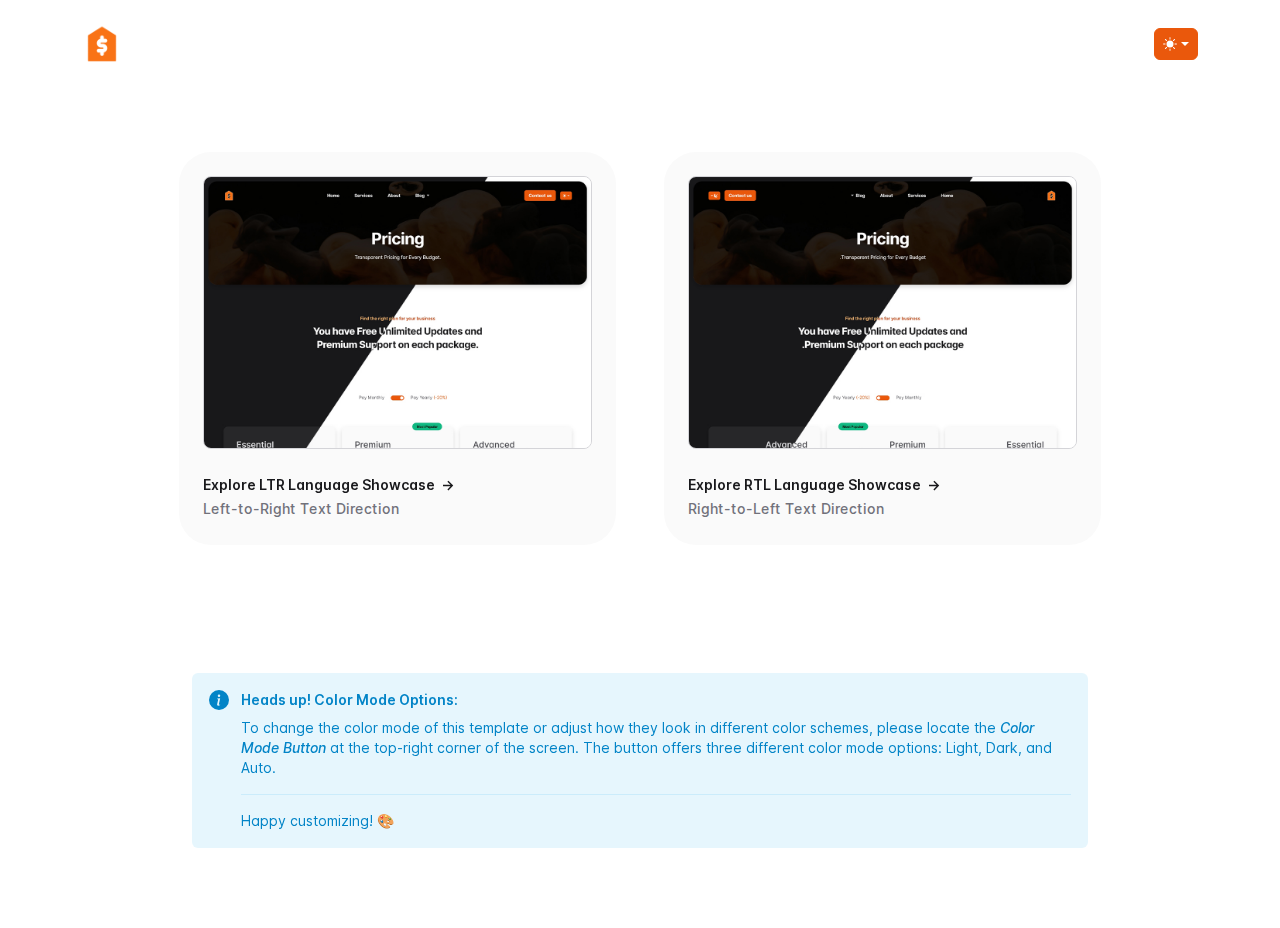
<file: index.html>
<!doctype html>
<html lang="en" dir="ltr" data-bs-theme="auto">
<head>

    <!-- Include JavaScript for color modes -->
    <script src="./assets/js/color-modes.js"></script>

    <meta charset="utf-8">
    <meta name="viewport" content="width=device-width, initial-scale=1">

    <!-- Update the 'content' attribute to reflect the actual content description -->
    <meta name="description" content="your_description_goes_here">

    <!-- Modify the 'content' attribute to include appropriate keywords -->
    <meta name="keywords" content="your_keywords_goes_here">

    <meta name="author" content="tigmatemplate">
    <meta name="generator" content="Bootstrap">

    <!-- Change the text within the <title> tag to match the webpage's content -->
    <title> your_title_goes_here </title>

    <!-- 
        Set the website's favicon and Apple touch icon using the files in the assets/logo folder. You can change these files to your own icons by replacing them with the same names and sizes.

        Be careful if you change the site.webmanifest file, as you need to update the src attribute of the icons array to match the new path of your icon files. Otherwise, your icons may not display correctly on some devices. 
    -->
	<link rel="apple-touch-icon" sizes="180x180" href="./assets/logo/apple-touch-icon.png">
	<link rel="icon" type="image/png" sizes="32x32" href="./assets/logo/favicon-32x32.png">
	<link rel="icon" type="image/png" sizes="16x16" href="./assets/logo/favicon-16x16.png">
	<link rel="icon" type="image/x-icon" href="./assets/logo/favicon.ico">
	<link rel="manifest" href="./assets/logo/site.webmanifest">

    <!-- Stylesheets -->
    <link rel="stylesheet" href="./assets/libraries/aos/aos.css">
    <link rel="stylesheet" href="./assets/css/main.min.css">
    <link rel="stylesheet" href="./assets/css/style.css">

    <!-- Open Graph Meta Tags for Social Sharing -->
    <!-- Update the 'title' and 'description' content below to enhance social sharing -->
    <meta property="og:title" content="your_title_goes_here">
    <meta property="og:description" content="your_description_goes_here">
    <!-- Update with actual absolute image URL like: https://example.com/main.jpg -->
    <meta property="og:image" content="your_absolute_image_url_goes_here">
    <!-- Update with the absolute URL of the content like: https://example.com/index.html -->
    <meta property="og:url" content="your_absolute_content_url_goes_here">
    <!-- Update with the type of object you’re sharing. (e.g., article, website, etc.) -->
    <meta property="og:type" content="website">
    <!-- Defines the content language -->
    <meta property="og:locale" content="en_US">

    
    <!-- X/Twitter Card Meta Tags for Social Sharing -->
    <meta name="twitter:card" content="summary_large_image">
    <!-- Update with your X/Twitter handle -->
    <meta name="twitter:site" content="@yourtwitterhandle"> 
    <!-- Update the 'title' and 'description' content below to enhance social sharing -->
    <meta name="twitter:title" content="your_title_goes_here"> 
    <meta name="twitter:description" content="your_description_goes_here">
    <!-- Update with actual absolute image URL like: https://example.com/main.jpg -->
    <meta name="twitter:image" content="your_absolute_image_url_goes_here"> 
    
    <!-- 
        The following line specifies the canonical URL for this page.
        Replace your_canonical_url_goes_here with the actual canonical URL if needed like: https://example.com/index.html
        Or just remove it!!!!
    -->
    <link rel="canonical" href="your_canonical_url_goes_here">

</head>
<body>


    <!-- loader-wrapper -->
    <div class="loader-wrapper">
        <div class="spinner-border text-primary p-5" role="status">
            <span class="visually-hidden">Loading...</span>
        </div>
    </div>


	<!-- header top -->
	<div class="py-4">
		<nav class="container">
			<div class="d-flex justify-content-between align-items-center">
				<a href="./index.html">
					<img src="./assets/logo/logo.png" height="40" alt="logo">
				</a>

				<div class="dropdown">
					<svg xmlns="http://www.w3.org/2000/svg" style="display: none;">
						<symbol id="check2" viewBox="0 0 16 16">
							<path d="M13.854 3.646a.5.5 0 0 1 0 .708l-7 7a.5.5 0 0 1-.708 0l-3.5-3.5a.5.5 0 1 1 .708-.708L6.5 10.293l6.646-6.647a.5.5 0 0 1 .708 0z"/>
						</symbol>
						<symbol id="circle-half" viewBox="0 0 16 16">
							<path d="M8 15A7 7 0 1 0 8 1v14zm0 1A8 8 0 1 1 8 0a8 8 0 0 1 0 16z"/>
						</symbol>
						<symbol id="moon-stars-fill" viewBox="0 0 16 16">
							<path d="M6 .278a.768.768 0 0 1 .08.858 7.208 7.208 0 0 0-.878 3.46c0 4.021 3.278 7.277 7.318 7.277.527 0 1.04-.055 1.533-.16a.787.787 0 0 1 .81.316.733.733 0 0 1-.031.893A8.349 8.349 0 0 1 8.344 16C3.734 16 0 12.286 0 7.71 0 4.266 2.114 1.312 5.124.06A.752.752 0 0 1 6 .278z"/>
							<path d="M10.794 3.148a.217.217 0 0 1 .412 0l.387 1.162c.173.518.579.924 1.097 1.097l1.162.387a.217.217 0 0 1 0 .412l-1.162.387a1.734 1.734 0 0 0-1.097 1.097l-.387 1.162a.217.217 0 0 1-.412 0l-.387-1.162A1.734 1.734 0 0 0 9.31 6.593l-1.162-.387a.217.217 0 0 1 0-.412l1.162-.387a1.734 1.734 0 0 0 1.097-1.097l.387-1.162zM13.863.099a.145.145 0 0 1 .274 0l.258.774c.115.346.386.617.732.732l.774.258a.145.145 0 0 1 0 .274l-.774.258a1.156 1.156 0 0 0-.732.732l-.258.774a.145.145 0 0 1-.274 0l-.258-.774a1.156 1.156 0 0 0-.732-.732l-.774-.258a.145.145 0 0 1 0-.274l.774-.258c.346-.115.617-.386.732-.732L13.863.1z"/>
						</symbol>
						<symbol id="sun-fill" viewBox="0 0 16 16">
							<path d="M8 12a4 4 0 1 0 0-8 4 4 0 0 0 0 8zM8 0a.5.5 0 0 1 .5.5v2a.5.5 0 0 1-1 0v-2A.5.5 0 0 1 8 0zm0 13a.5.5 0 0 1 .5.5v2a.5.5 0 0 1-1 0v-2A.5.5 0 0 1 8 13zm8-5a.5.5 0 0 1-.5.5h-2a.5.5 0 0 1 0-1h2a.5.5 0 0 1 .5.5zM3 8a.5.5 0 0 1-.5.5h-2a.5.5 0 0 1 0-1h2A.5.5 0 0 1 3 8zm10.657-5.657a.5.5 0 0 1 0 .707l-1.414 1.415a.5.5 0 1 1-.707-.708l1.414-1.414a.5.5 0 0 1 .707 0zm-9.193 9.193a.5.5 0 0 1 0 .707L3.05 13.657a.5.5 0 0 1-.707-.707l1.414-1.414a.5.5 0 0 1 .707 0zm9.193 2.121a.5.5 0 0 1-.707 0l-1.414-1.414a.5.5 0 0 1 .707-.707l1.414 1.414a.5.5 0 0 1 0 .707zM4.464 4.465a.5.5 0 0 1-.707 0L2.343 3.05a.5.5 0 1 1 .707-.707l1.414 1.414a.5.5 0 0 1 0 .708z"/>
						</symbol>
					</svg>

					<button class="btn btn-primary text-white btn-sm rounded dropdown-toggle d-flex align-items-center"
						id="bd-theme"
						type="button"
						aria-expanded="false"
						data-bs-toggle="dropdown"
						aria-label="Toggle theme (auto)">
						<svg fill="currentColor" class="bi my-1 theme-icon-active" width="1em" height="1em"><use href="#circle-half"></use></svg>
						<span class="visually-hidden" id="bd-theme-text">Toggle theme</span>
					</button>

					<ul class="dropdown-menu dropdown-menu-end dropdown-menu-hover end-0 p-1 rounded-3 bg-body-tertiary shadow"
						style="--bs-dropdown-min-width: 9rem;" 
						aria-labelledby="bd-theme-text"
						>

						<li style="color: var(--bs-tertiary-bg);">
							<svg xmlns="http://www.w3.org/2000/svg" width="20" height="20" fill="currentColor"
								class="d-inline-block position-absolute top-0 end-0 translate-middle mt-n1" 
								viewBox="0 0 16 16">
								<path class="carret-dropdown-path" d="m7.247 4.86-4.796 5.481c-.566.647-.106 1.659.753 1.659h9.592a1 1 0 0 0 .753-1.659l-4.796-5.48a1 1 0 0 0-1.506 0z"/>
							</svg>
						</li>

						<li>
							<button type="button" class="dropdown-item d-flex align-items-center rounded-1" data-bs-theme-value="light" aria-pressed="false">
								<svg fill="currentColor" class="bi me-2 theme-icon" width="1em" height="1em"><use href="#sun-fill"></use></svg>
								Light
								<svg fill="currentColor" class="bi ms-auto d-none active-check" width="1em" height="1em"><use href="#check2"></use></svg>
							</button>
						</li>

						<li>
							<button type="button" class="dropdown-item d-flex align-items-center rounded-1 my-1" data-bs-theme-value="dark" aria-pressed="false">
								<svg fill="currentColor" class="bi me-2 theme-icon" width="1em" height="1em"><use href="#moon-stars-fill"></use></svg>
								Dark
								<svg fill="currentColor" class="bi ms-auto d-none active-check" width="1em" height="1em"><use href="#check2"></use></svg>
							</button>
						</li>

						<li>
							<button type="button" class="dropdown-item d-flex align-items-center rounded-1 active" data-bs-theme-value="auto" aria-pressed="true">
								<svg fill="currentColor" class="bi me-2 theme-icon" width="1em" height="1em"><use href="#circle-half"></use></svg>
								Auto
								<svg fill="currentColor" class="bi ms-auto d-none active-check" width="1em" height="1em"><use href="#check2"></use></svg>
							</button>
						</li>
					</ul>
				</div>
			</div>
		</nav>
	</div>
	

	<!-- Demo -->
	<div class="overflow-hidden py-6">
		<div class="container">
			<div class="row gy-5 gx-sm-5 justify-content-center">
				<div class="col-12 col-lg-6 col-xl-5" data-aos="fade-up" data-aos-delay="0" data-aos-duration="1000">
					<div class="p-3 p-sm-4 bg-body-tertiary bg-body-secondary-hover rounded-4 rounded-sm-5 position-relative">
						<div>
							<img src="./assets/img/screenshots/laptop.jpg" class="img-fluid rounded-1 rounded-sm-3 border" alt="Demo LTR">
						</div>
						<h3 class="m-0 mt-4 text-sm fw-medium">
							<a href="./pricing.html" class="icon-link icon-link-hover text-decoration-none text-body-emphasis text-primary-emphasis-hover text-sm leading-6 fw-semibold stretched-link">
								Explore LTR Language Showcase
								<span class="bi align-self-start left-to-right" aria-hidden="true">→</span>
								<span class="bi align-self-start right-to-left" aria-hidden="true">←</span>
							</a>
						</h3>
						<p class="my-0 text-sm fw-medium leading-6 text-body-tertiary">
							Left-to-Right Text Direction
						</p>
					</div>
				</div>

				<div class="col-12 col-lg-6 col-xl-5" data-aos="fade-up" data-aos-delay="100" data-aos-duration="1000">
					<div class="p-3 p-sm-4 bg-body-tertiary bg-body-secondary-hover rounded-4 rounded-sm-5 position-relative">
						<div>
							<img src="./assets/img/screenshots/laptop-rtl.jpg" class="img-fluid rounded-1 rounded-sm-3 border" alt="Demo RTL">
						</div>
						<h3 class="m-0 mt-4 text-sm fw-medium">
							<a href="./pricing-rtl.html" class="icon-link icon-link-hover text-decoration-none text-body-emphasis text-primary-emphasis-hover text-sm leading-6 fw-semibold stretched-link">
								Explore RTL Language Showcase
								<span class="bi align-self-start left-to-right" aria-hidden="true">→</span>
								<span class="bi align-self-start right-to-left" aria-hidden="true">←</span>
							</a>
						</h3>
						<p class="my-0 text-sm fw-medium leading-6 text-body-tertiary">
							Right-to-Left Text Direction
						</p>
					</div>
				</div>
			</div>

			<div class="mt-7 mt-sm-8">
				<div class="max-w-4xl mx-auto" data-aos="fade-up" data-aos-delay="300" data-aos-duration="1000">
					<div class="alert bg-info bg-opacity-10 d-flex p-3" role="alert">
						<svg class="bi flex-shrink-0 me-2 text-info-emphasis" fill="currentColor" width="20" height="20" role="img" viewBox="0 0 16 16" aria-label="Info:">
							<path d="M8 16A8 8 0 1 0 8 0a8 8 0 0 0 0 16zm.93-9.412-1 4.705c-.07.34.029.533.304.533.194 0 .487-.07.686-.246l-.088.416c-.287.346-.92.598-1.465.598-.703 0-1.002-.422-.808-1.319l.738-3.468c.064-.293.006-.399-.287-.47l-.451-.081.082-.381 2.29-.287zM8 5.5a1 1 0 1 1 0-2 1 1 0 0 1 0 2z"/>
						</svg>
						<div class="ps-1">
							<h3 class="m-0 fw-semibold text-sm text-info-emphasis">
								Heads up! Color Mode Options:
							</h3>
							<div class="mt-2 text-sm">
								<p class="m-0 text-info-emphasis">
									To change the color mode of this template or adjust how they look in different color schemes, please locate the <span class="fst-italic fw-medium">Color Mode Button</span> at the top-right corner of the screen. The button offers three different color mode options: Light, Dark, and Auto.	
								</p>
								<hr class="border-info border-opacity-50">
								<p class="m-0 text-info-emphasis">
									Happy customizing! 🎨
								</p>
							</div>
						</div>
					</div>
				</div>
			</div>
		</div>
	</div>


	<!-- Bootstrap JavaScript: Bundle with Popper -->
	<script src="./assets/libraries/bootstrap/js/bootstrap.bundle.min.js"></script>
	<script src="./assets/libraries/aos/aos.js"></script>
	<script src="./assets/js/scripts.js"></script>


</body>
</html>
</file>
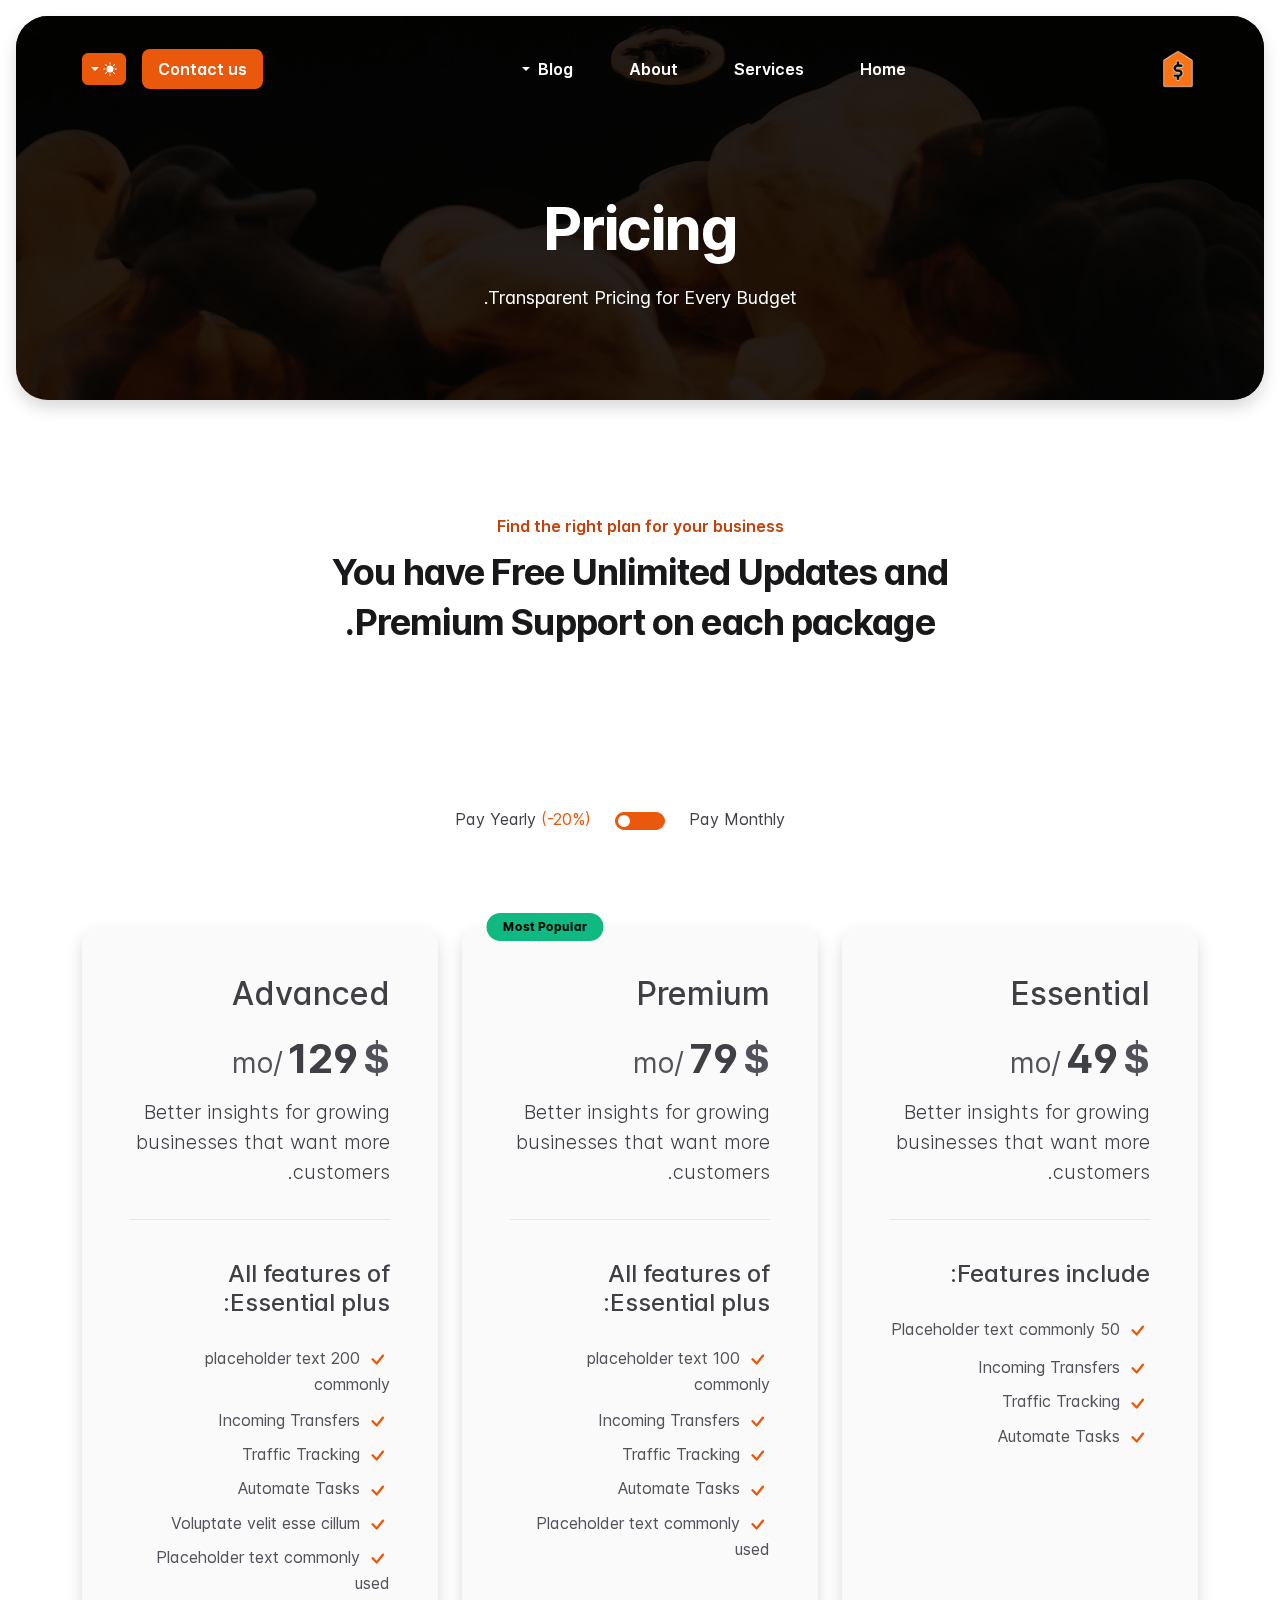
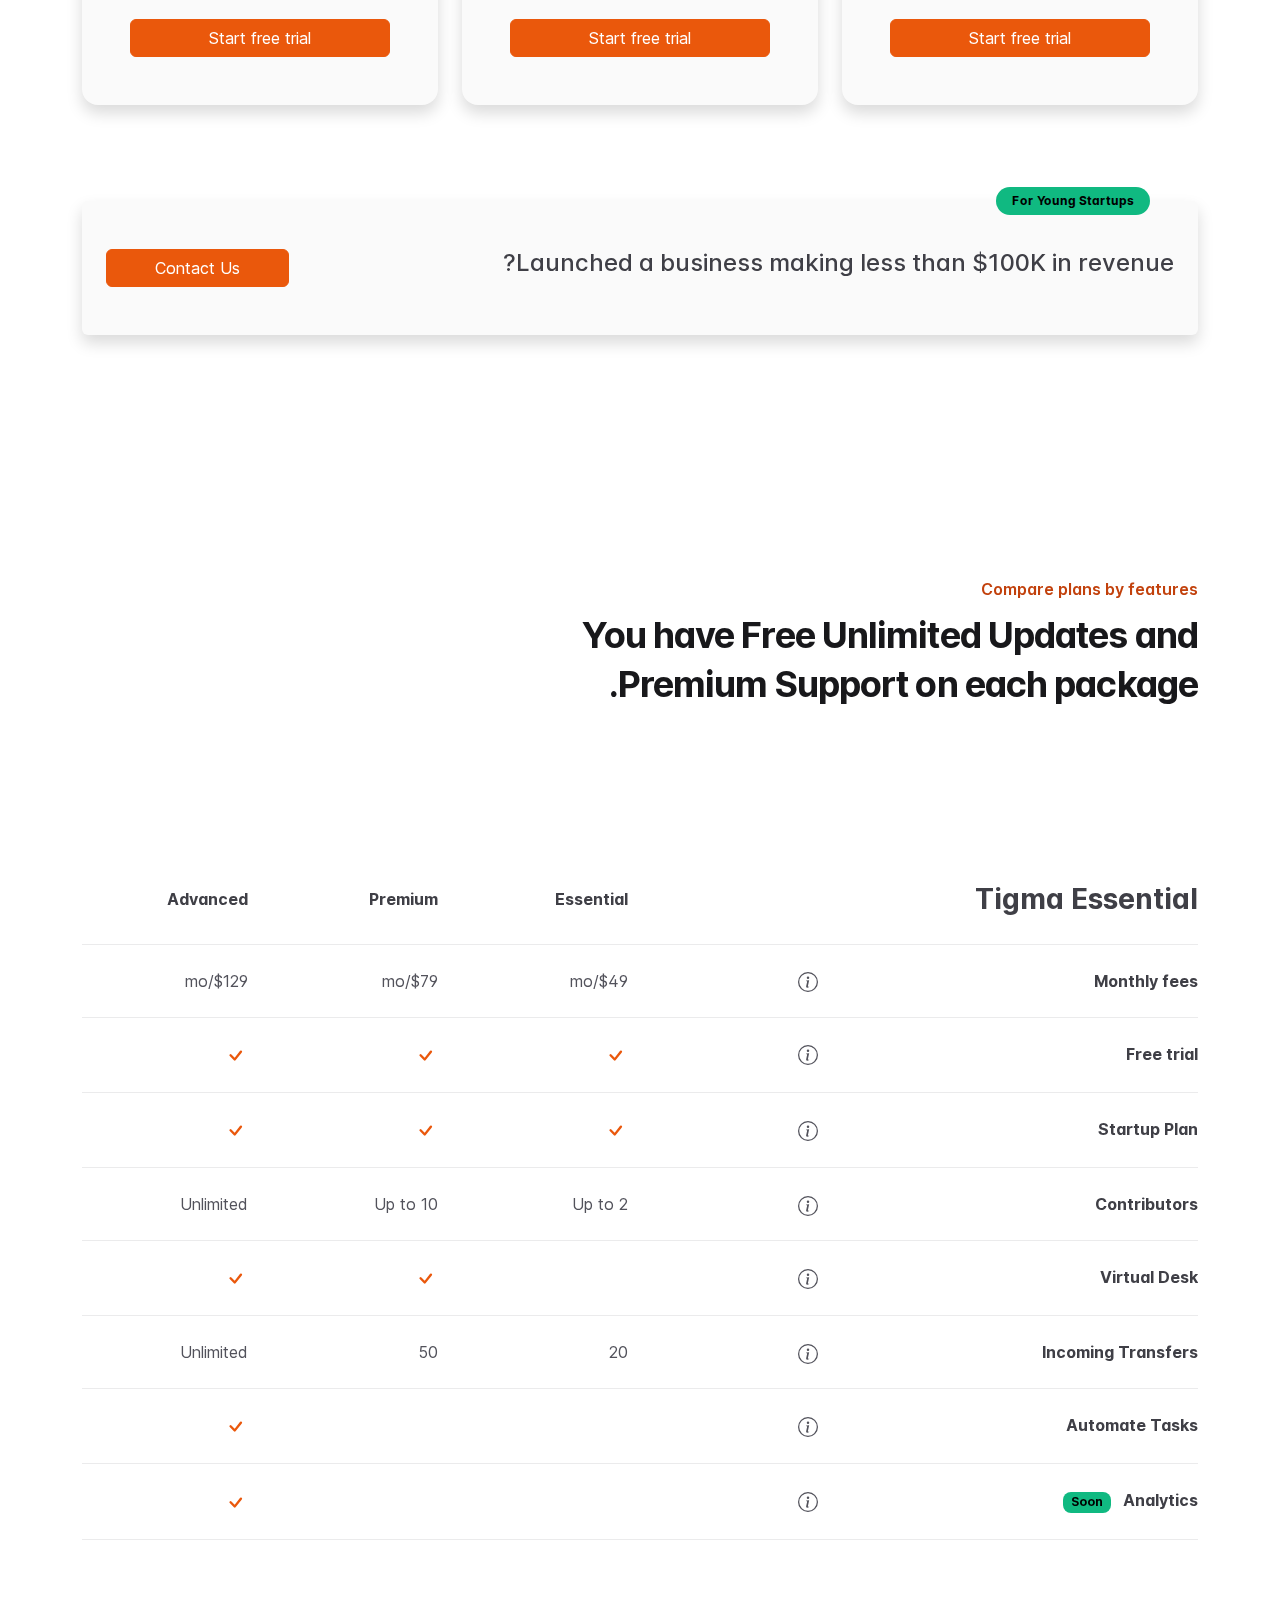
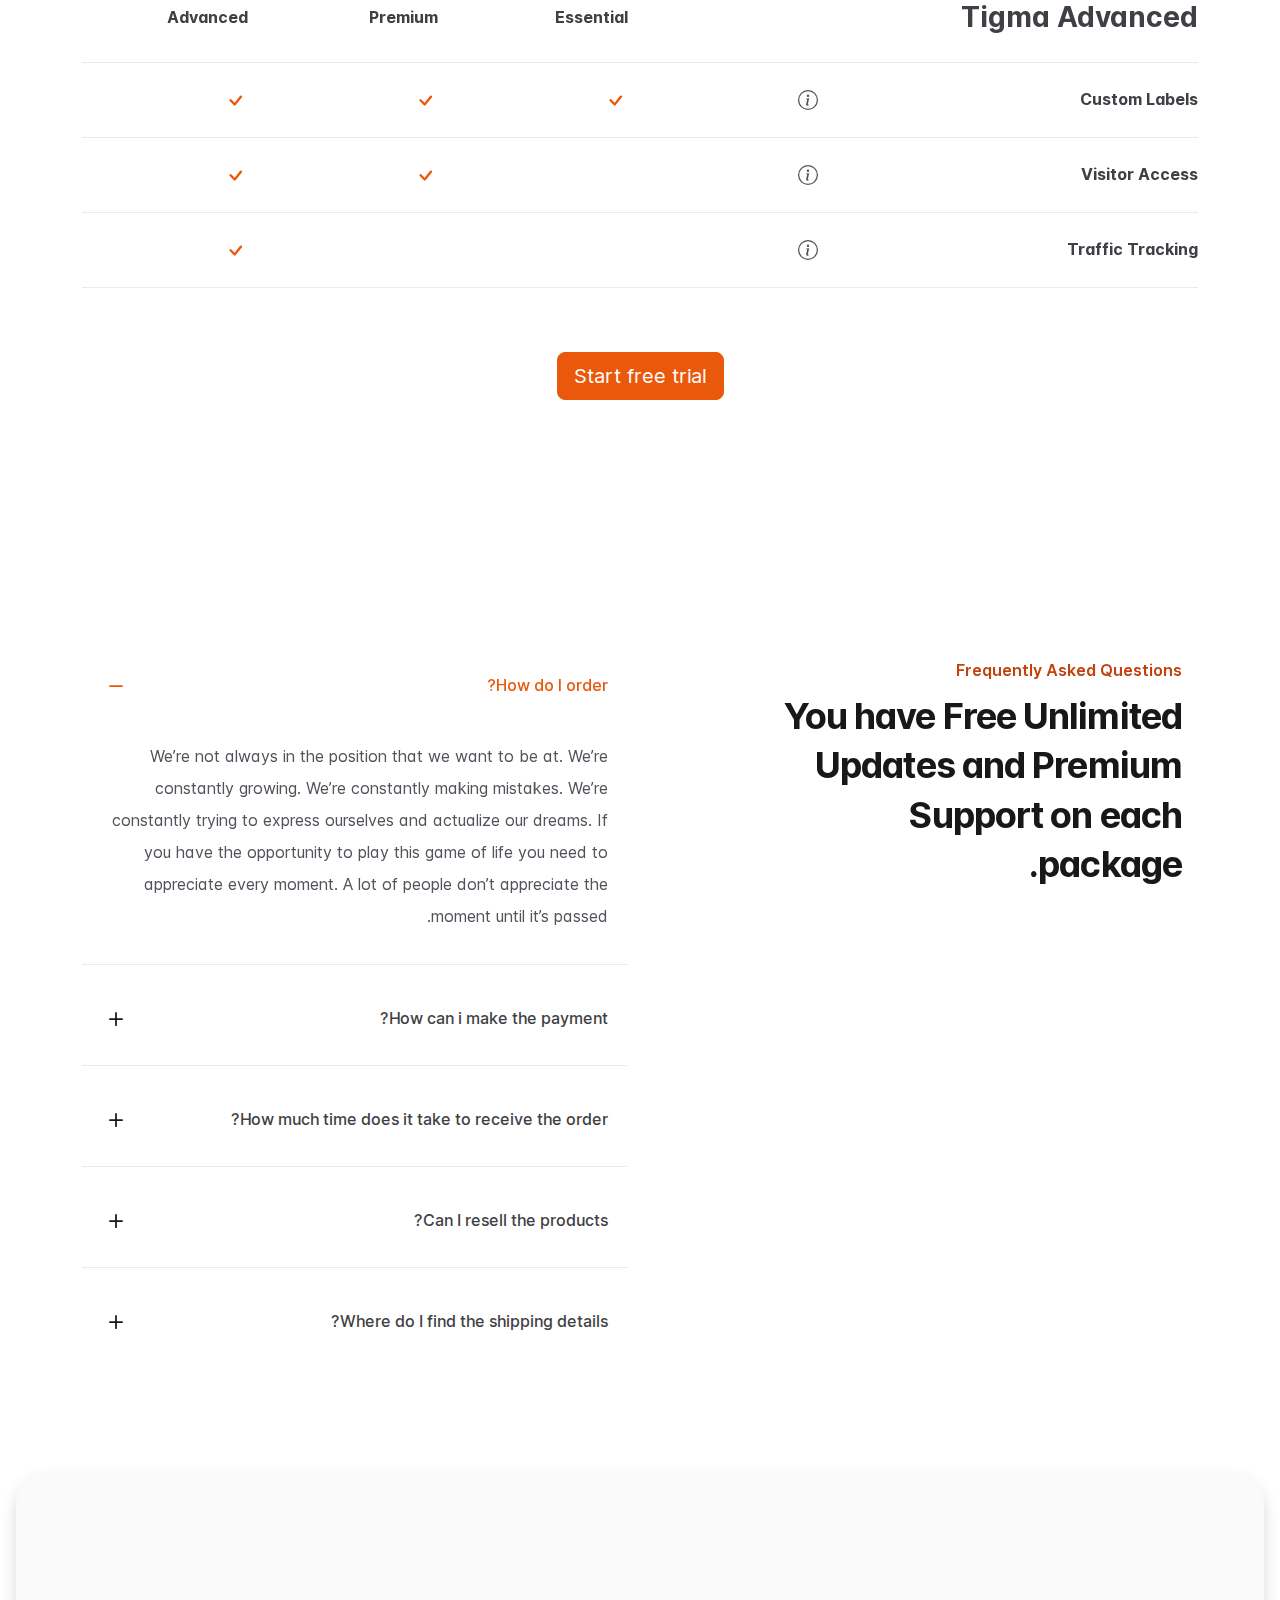
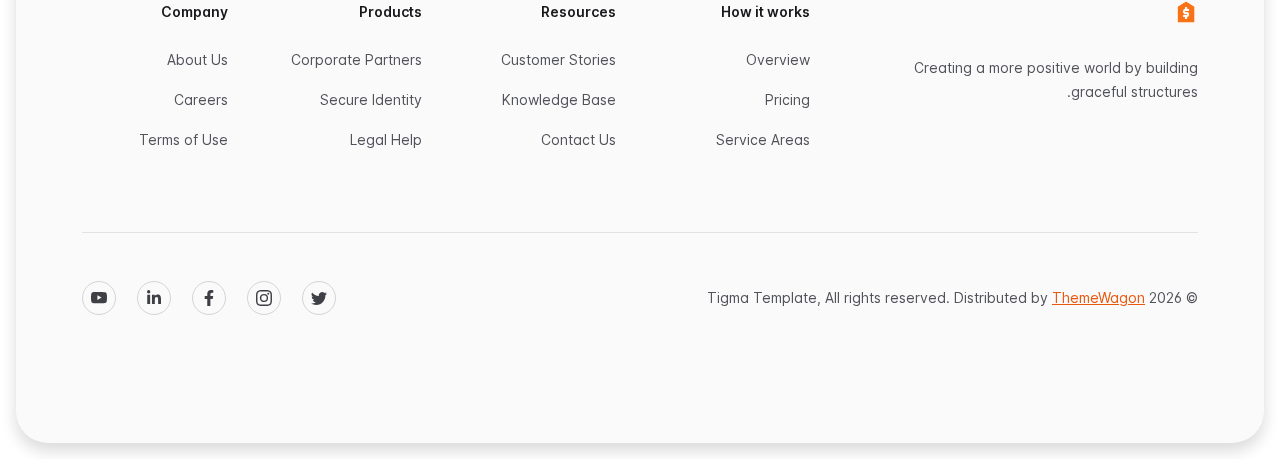
<file: pricing-rtl.html>
<!doctype html>
<html lang="en" dir="rtl" data-bs-theme="auto">
<head>

    <!-- Include JavaScript for color modes -->
    <script src="./assets/js/color-modes.js"></script>

    <meta charset="utf-8">
    <meta name="viewport" content="width=device-width, initial-scale=1">

    <!-- Update the 'content' attribute to reflect the actual content description -->
    <meta name="description" content="your_description_goes_here">

    <!-- Modify the 'content' attribute to include appropriate keywords -->
    <meta name="keywords" content="your_keywords_goes_here">

    <meta name="author" content="tigmatemplate">
    <meta name="generator" content="Bootstrap">

    <!-- Change the text within the <title> tag to match the webpage's content -->
    <title> your_title_goes_here </title>

    <!-- 
        Set the website's favicon and Apple touch icon using the files in the assets/logo folder. You can change these files to your own icons by replacing them with the same names and sizes.

        Be careful if you change the site.webmanifest file, as you need to update the src attribute of the icons array to match the new path of your icon files. Otherwise, your icons may not display correctly on some devices. 
    -->
	<link rel="apple-touch-icon" sizes="180x180" href="./assets/logo/apple-touch-icon.png">
	<link rel="icon" type="image/png" sizes="32x32" href="./assets/logo/favicon-32x32.png">
	<link rel="icon" type="image/png" sizes="16x16" href="./assets/logo/favicon-16x16.png">
	<link rel="icon" type="image/x-icon" href="./assets/logo/favicon.ico">
	<link rel="manifest" href="./assets/logo/site.webmanifest">

    <!-- Stylesheets -->
    <link rel="stylesheet" href="./assets/libraries/aos/aos.css">
    <link rel="stylesheet" href="./assets/css/main.min.rtl.css">
    <link rel="stylesheet" href="./assets/css/style.css">

    <!-- Open Graph Meta Tags for Social Sharing -->
    <!-- Update the 'title' and 'description' content below to enhance social sharing -->
    <meta property="og:title" content="your_title_goes_here">
    <meta property="og:description" content="your_description_goes_here">
    <!-- Update with actual absolute image URL like: https://example.com/main.jpg -->
    <meta property="og:image" content="your_absolute_image_url_goes_here">
    <!-- Update with the absolute URL of the content like: https://example.com/index.html -->
    <meta property="og:url" content="your_absolute_content_url_goes_here">
    <!-- Update with the type of object you’re sharing. (e.g., article, website, etc.) -->
    <meta property="og:type" content="website">
    <!-- Defines the content language -->
    <meta property="og:locale" content="en_US">

    
    <!-- X/Twitter Card Meta Tags for Social Sharing -->
    <meta name="twitter:card" content="summary_large_image">
    <!-- Update with your X/Twitter handle -->
    <meta name="twitter:site" content="@yourtwitterhandle"> 
    <!-- Update the 'title' and 'description' content below to enhance social sharing -->
    <meta name="twitter:title" content="your_title_goes_here"> 
    <meta name="twitter:description" content="your_description_goes_here">
    <!-- Update with actual absolute image URL like: https://example.com/main.jpg -->
    <meta name="twitter:image" content="your_absolute_image_url_goes_here"> 
    
    <!-- 
        The following line specifies the canonical URL for this page.
        Replace your_canonical_url_goes_here with the actual canonical URL if needed like: https://example.com/index.html
        Or just remove it!!!!
    -->
    <link rel="canonical" href="your_canonical_url_goes_here">

</head>
<body>
	

    <!-- loader-wrapper -->
    <div class="loader-wrapper">
        <div class="spinner-grow text-primary p-5" role="status">
            <span class="visually-hidden">Loading...</span>
        </div>
    </div>



	<!-- header top -->
 	<header class="position-absolute z-3 mt-3 w-100" data-bs-theme="dark">
	    <nav class="navbar navbar-expand-xl" aria-label="Offcanvas navbar large">
	        <div class="container py-1">
	            <a href="./index.html" class="navbar-brand">
	                <img src="./assets/logo/logo.png" height="40" alt="logo">
	            </a>

	            <div class="dropdown ms-3 order-last">
	                <svg xmlns="http://www.w3.org/2000/svg" class="d-none">
	                    <symbol id="check2" viewBox="0 0 16 16">
	                        <path d="M13.854 3.646a.5.5 0 0 1 0 .708l-7 7a.5.5 0 0 1-.708 0l-3.5-3.5a.5.5 0 1 1 .708-.708L6.5 10.293l6.646-6.647a.5.5 0 0 1 .708 0z"/>
	                    </symbol>
	                    <symbol id="circle-half" viewBox="0 0 16 16">
	                        <path d="M8 15A7 7 0 1 0 8 1v14zm0 1A8 8 0 1 1 8 0a8 8 0 0 1 0 16z"/>
	                    </symbol>
	                    <symbol id="moon-stars-fill" viewBox="0 0 16 16">
	                        <path d="M6 .278a.768.768 0 0 1 .08.858 7.208 7.208 0 0 0-.878 3.46c0 4.021 3.278 7.277 7.318 7.277.527 0 1.04-.055 1.533-.16a.787.787 0 0 1 .81.316.733.733 0 0 1-.031.893A8.349 8.349 0 0 1 8.344 16C3.734 16 0 12.286 0 7.71 0 4.266 2.114 1.312 5.124.06A.752.752 0 0 1 6 .278z"/>
	                        <path d="M10.794 3.148a.217.217 0 0 1 .412 0l.387 1.162c.173.518.579.924 1.097 1.097l1.162.387a.217.217 0 0 1 0 .412l-1.162.387a1.734 1.734 0 0 0-1.097 1.097l-.387 1.162a.217.217 0 0 1-.412 0l-.387-1.162A1.734 1.734 0 0 0 9.31 6.593l-1.162-.387a.217.217 0 0 1 0-.412l1.162-.387a1.734 1.734 0 0 0 1.097-1.097l.387-1.162zM13.863.099a.145.145 0 0 1 .274 0l.258.774c.115.346.386.617.732.732l.774.258a.145.145 0 0 1 0 .274l-.774.258a1.156 1.156 0 0 0-.732.732l-.258.774a.145.145 0 0 1-.274 0l-.258-.774a1.156 1.156 0 0 0-.732-.732l-.774-.258a.145.145 0 0 1 0-.274l.774-.258c.346-.115.617-.386.732-.732L13.863.1z"/>
	                    </symbol>
	                    <symbol id="sun-fill" viewBox="0 0 16 16">
	                        <path d="M8 12a4 4 0 1 0 0-8 4 4 0 0 0 0 8zM8 0a.5.5 0 0 1 .5.5v2a.5.5 0 0 1-1 0v-2A.5.5 0 0 1 8 0zm0 13a.5.5 0 0 1 .5.5v2a.5.5 0 0 1-1 0v-2A.5.5 0 0 1 8 13zm8-5a.5.5 0 0 1-.5.5h-2a.5.5 0 0 1 0-1h2a.5.5 0 0 1 .5.5zM3 8a.5.5 0 0 1-.5.5h-2a.5.5 0 0 1 0-1h2A.5.5 0 0 1 3 8zm10.657-5.657a.5.5 0 0 1 0 .707l-1.414 1.415a.5.5 0 1 1-.707-.708l1.414-1.414a.5.5 0 0 1 .707 0zm-9.193 9.193a.5.5 0 0 1 0 .707L3.05 13.657a.5.5 0 0 1-.707-.707l1.414-1.414a.5.5 0 0 1 .707 0zm9.193 2.121a.5.5 0 0 1-.707 0l-1.414-1.414a.5.5 0 0 1 .707-.707l1.414 1.414a.5.5 0 0 1 0 .707zM4.464 4.465a.5.5 0 0 1-.707 0L2.343 3.05a.5.5 0 1 1 .707-.707l1.414 1.414a.5.5 0 0 1 0 .708z"/>
	                    </symbol>
	                </svg>

	                <button class="btn btn-primary text-white btn-sm rounded dropdown-toggle d-flex align-items-center"
	                    id="bd-theme" type="button" aria-expanded="false" data-bs-toggle="dropdown"
	                    aria-label="Toggle theme (auto)">
	                    <svg fill="currentColor" class="bi my-1 theme-icon-active" width="1em" height="1em"><use href="#circle-half"></use></svg>
	                    <span class="visually-hidden" id="bd-theme-text">Toggle theme</span>
	                </button>

	                <ul class="p-1 dropdown-menu dropdown-menu-end dropdown-menu-hover end-0 rounded-3 shadow bg-body-tertiary"
	                    style="--bs-dropdown-min-width: 9rem;" aria-labelledby="bd-theme-text">

	                    <li style="color: var(--bs-tertiary-bg);">
	                        <svg xmlns="http://www.w3.org/2000/svg" width="20" height="20" fill="currentColor"
	                            class="mt-n1 d-inline-block position-absolute top-0 end-0 translate-middle" viewBox="0 0 16 16">
	                            <path class="carret-dropdown-path" d="m7.247 4.86-4.796 5.481c-.566.647-.106 1.659.753 1.659h9.592a1 1 0 0 0 .753-1.659l-4.796-5.48a1 1 0 0 0-1.506 0z"/>
	                        </svg>
	                    </li>

	                    <li>
	                        <button type="button" class="dropdown-item d-flex align-items-center rounded-1" data-bs-theme-value="light" aria-pressed="false">
	                            <svg fill="currentColor" class="bi me-2 theme-icon" width="1em" height="1em"><use href="#sun-fill"></use></svg>
	                            Light
	                            <svg fill="currentColor" class="bi ms-auto d-none active-check" width="1em" height="1em"><use href="#check2"></use></svg>
	                        </button>
	                    </li>

	                    <li>
	                        <button type="button" class="my-1 dropdown-item d-flex align-items-center rounded-1" data-bs-theme-value="dark" aria-pressed="false">
	                            <svg fill="currentColor" class="bi me-2 theme-icon" width="1em" height="1em"><use href="#moon-stars-fill"></use></svg>
	                            Dark
	                            <svg fill="currentColor" class="bi ms-auto d-none active-check" width="1em" height="1em"><use href="#check2"></use></svg>
	                        </button>
	                    </li>

	                    <li>
	                        <button type="button" class="dropdown-item d-flex align-items-center rounded-1 active" data-bs-theme-value="auto" aria-pressed="true">
	                            <svg fill="currentColor" class="bi me-2 theme-icon" width="1em" height="1em"><use href="#circle-half"></use></svg>
	                            Auto
	                            <svg fill="currentColor" class="bi ms-auto d-none active-check" width="1em" height="1em"><use href="#check2"></use></svg>
	                        </button>
	                    </li>
	                </ul>
	            </div>

	            <button class="navbar-toggler ms-auto" type="button" data-bs-toggle="offcanvas" data-bs-target="#offcanvasNavbar2" aria-controls="offcanvasNavbar2" aria-label="Toggle navigation">
	                <span class="navbar-toggler-icon"></span>
	            </button>

	            <div class="offcanvas offcanvas-end border-0 rounded-start-0 rounded-start-sm-4" tabindex="-1" id="offcanvasNavbar2" aria-labelledby="offcanvasNavbar2Label">
	                <div class="offcanvas-header" style="padding: 2rem 2rem 1.5rem 2rem;">
	                    <h5 class="offcanvas-title m-0" id="offcanvasNavbar2Label">
	                        <a class="navbar-brand" href="javascript:;">
	                            <img src="./assets/logo/logo.png" height="32" alt="logo">
	                        </a>
	                    </h5>
	                    <button type="button" class="btn-close" data-bs-dismiss="offcanvas" aria-label="Close"></button>
	                </div>

	                <div class="offcanvas-body">
	                    <ul class="navbar-nav align-items-xl-center flex-grow-1 column-gap-4 row-gap-4 row-gap-xl-2">
	                        <li class="nav-item ms-xl-auto">
	                            <a href="javascript:;" class="px-3 text-white bg-primary-hover nav-link rounded-3 text-base leading-6 fw-semibold" aria-current="page">
	                                Home
	                            </a>
	                        </li>

	                        <li class="nav-item">
	                            <a href="javascript:;" class="px-3 text-white bg-primary-hover nav-link rounded-3 text-base leading-6 fw-semibold">
	                                Services
	                            </a>
	                        </li>

	                        <li class="nav-item">
	                            <a href="javascript:;" class="px-3 text-white bg-primary-hover nav-link rounded-3 text-base leading-6 fw-semibold">
	                                About
	                            </a>
	                        </li>

	                        <li class="nav-item">
					            <div class="dropdown">
								    <button class="btn w-100 text-start dropdown-toggle px-3 text-white bg-primary-hover nav-link rounded-3 text-base leading-6 fw-semibold" type="button" data-bs-toggle="dropdown" aria-expanded="false">
								        Blog
								    </button>
								    <ul class="dropdown-menu dropdown-menu-end dropdown-menu-hover end-0 text-sm shadow bg-white" style="--bs-dropdown-min-width: 9rem;">
								    	<li class="d-none d-xl-block" style="color: var(--bs-white);">
					                        <svg xmlns="http://www.w3.org/2000/svg" width="20" height="20" fill="currentColor"
					                            class="mt-n1 d-inline-block position-absolute top-0 end-0 translate-middle" viewBox="0 0 16 16">
					                            <path class="carret-dropdown-path" d="m7.247 4.86-4.796 5.481c-.566.647-.106 1.659.753 1.659h9.592a1 1 0 0 0 .753-1.659l-4.796-5.48a1 1 0 0 0-1.506 0z"/>
					                        </svg>
					                    </li>
								        <li>
								        	<a class="dropdown-item text-dark bg-primary-hover text-white-hover py-2 text-base leading-6 fw-semibold" href="javascript:;"> 
								        		Blog page 
								        	</a>
								        </li>
								        <li>
								        	<a class="dropdown-item text-dark bg-primary-hover text-white-hover py-2 text-base leading-6 fw-semibold" href="javascript:;"> 
								        		Blog post 
								        	</a>
								        </li>
								        <li>
								        	<a class="dropdown-item text-dark bg-primary-hover text-white-hover py-2 text-base leading-6 fw-semibold" href="javascript:;"> 	Author page 
								        	</a>
								        </li>
								    </ul>
								</div>
	                        </li>

	                        <li class="nav-item ms-xl-auto">
	                            <a href="javascript:;" class="px-3 text-white bg-primary nav-link rounded-3 text-base leading-6 fw-semibold text-center">
	                                Contact us
	                            </a>
	                        </li>
	                    </ul>
	                </div>
	            </div>
	        </div>
	    </nav>
	</header>



	<!-- header body -->
	<div class="overflow-hidden py-9 py-xl-10 position-relative rounded-bottom-3 rounded-sm-4 rounded-xl-5 m-0 m-sm-2 m-xl-3 shadow">
	   	<img src="./assets/img/bg/bg1.jpg" class="position-absolute z-n1 top-0 h-100 w-100 object-fit-cover" alt="Meeting">

	   	<div class="position-absolute z-n1 top-0 h-100 w-100 bg-dark"
	        style="opacity: 0.85; mix-blend-mode: multiply; filter: contrast(1.15) brightness(0.85);">
	    </div>

	    <div class="position-absolute z-0 top-0 h-100 w-100">
		    <div class="container h-100 d-flex align-items-center">
                <div class="max-w-2xl mx-auto text-center">
                    <h1 class="m-0 mt-7 text-white tracking-tight text-6xl fw-bold" data-aos-delay="0" data-aos="fade" data-aos-duration="3000">
                        Pricing
                    </h1>
                    <p class="m-0 mt-4 text-white text-lg leading-8" data-aos-delay="100" data-aos="fade" data-aos-duration="3000">
                        Transparent Pricing for Every Budget.
                    </p>
                </div>
		    </div>
	    </div>
	</div>



	<div class="overflow-hidden">
		<div class="container">
			<div class="max-w-2xl mx-auto text-center pt-7 pb-9">
				<h2 class="m-0 text-primary-emphasis text-base leading-7 fw-semibold">
					Find the right plan for your business
				</h2>
				<div class="m-0 mt-2 text-body-emphasis text-4xl leading-snug tracking-tight fw-bold">
					You have Free Unlimited Updates and Premium Support on each package.
				</div>
			</div>
		</div>

		<div>
			<div class="form-check form-switch d-flex justify-content-center align-items-center">
				<label class="me-5 me-sm-6 cursor-pointer" for="checkboxPrice">Pay Monthly</label>
				<input class="form-check-input cursor-pointer me-3 me-sm-4 px-4 py-2" type="checkbox" role="switch" id="checkboxPrice" checked>
				<label class="form-check-label cursor-pointer" for="checkboxPrice">Pay Yearly <span class="text-primary">(-<span class="reduction">20</span>%)</span></label>
			</div>
		</div>

		<div class="container my-5">
			<div class="row align-items-center align-items-xl-stretch flex-column flex-xl-row">
				<div class="col-12 col-sm-10 col-md-7 col-lg-6 col-xl-4 mt-5">
					<div class="p-5 h-100 d-flex flex-column bg-body-tertiary shadow rounded-4">
						<h2>Essential</h2>
						<div class="my-2">
							<span class="fs-1 text-body-secondary fw-bold">$</span>
							<span class="fs-1 text-dak fw-bolder essential">49</span>
							<span class="fs-3 text-body-secondary">/mo</span>
						</div>
						<p class="lead">
							Better insights for growing businesses that want more customers.
						</p>
						<hr class="opacity-10">
						<h4 class="my-4">Features include:</h4>
						<div class="my-1 text-body-secondary">
							<span class="text-primary">
								<svg xmlns="http://www.w3.org/2000/svg" width="25" height="25" fill="currentColor" class="bi bi-check" viewBox="0 0 16 16">
									<path d="M10.97 4.97a.75.75 0 0 1 1.07 1.05l-3.99 4.99a.75.75 0 0 1-1.08.02L4.324 8.384a.75.75 0 1 1 1.06-1.06l2.094 2.093 3.473-4.425a.267.267 0 0 1 .02-.022z"/>
								</svg>
							</span>
							<span>
								50 Placeholder text commonly
							</span>
						</div>
						<div class="mt-2 text-body-secondary">
							<span class="text-primary">
								<svg xmlns="http://www.w3.org/2000/svg" width="25" height="25" fill="currentColor" class="bi bi-check" viewBox="0 0 16 16">
									<path d="M10.97 4.97a.75.75 0 0 1 1.07 1.05l-3.99 4.99a.75.75 0 0 1-1.08.02L4.324 8.384a.75.75 0 1 1 1.06-1.06l2.094 2.093 3.473-4.425a.267.267 0 0 1 .02-.022z"/>
								</svg>
							</span>
							<span>
								Incoming Transfers
							</span>
						</div>
						<div class="mt-2 text-body-secondary">
							<span class="text-primary">
								<svg xmlns="http://www.w3.org/2000/svg" width="25" height="25" fill="currentColor" class="bi bi-check" viewBox="0 0 16 16">
									<path d="M10.97 4.97a.75.75 0 0 1 1.07 1.05l-3.99 4.99a.75.75 0 0 1-1.08.02L4.324 8.384a.75.75 0 1 1 1.06-1.06l2.094 2.093 3.473-4.425a.267.267 0 0 1 .02-.022z"/>
								</svg>
							</span>
							<span>
								Traffic Tracking
							</span>
						</div>
						<div class="mt-2 text-body-secondary">
							<span class="text-primary">
								<svg xmlns="http://www.w3.org/2000/svg" width="25" height="25" fill="currentColor" class="bi bi-check" viewBox="0 0 16 16">
									<path d="M10.97 4.97a.75.75 0 0 1 1.07 1.05l-3.99 4.99a.75.75 0 0 1-1.08.02L4.324 8.384a.75.75 0 1 1 1.06-1.06l2.094 2.093 3.473-4.425a.267.267 0 0 1 .02-.022z"/>
								</svg>
							</span>
							<span>
								Automate Tasks
							</span>
						</div>
						<div class="mt-auto">
							<button class="btn btn-primary text-white mt-4 w-100">
								Start free trial
							</button>
						</div>
					</div>
				</div>

				<div class="col-12 col-sm-10 col-md-7 col-lg-6 col-xl-4 mt-5 position-relative">
					<div class="p-5 h-100 d-flex flex-column bg-body-tertiary shadow rounded-4">
						<span class="badge position-absolute translate-middle top-0 start-75 text-bg-success px-3 py-2 rounded-4">Most Popular</span>
						<h2>Premium</h2>
						<div class="my-2">
							<span class="fs-1 text-body-secondary fw-bold">$</span>
							<span class="fs-1 text-dak fw-bolder premium">79</span>
							<span class="fs-3 text-body-secondary">/mo</span>
						</div>
						<p class="lead">
							Better insights for growing businesses that want more customers.
						</p>
						<hr class="opacity-10">
						<h4 class="my-4">All features of Essential plus:</h4>
						<div class="my-1 text-body-secondary">
							<span class="text-primary">
								<svg xmlns="http://www.w3.org/2000/svg" width="25" height="25" fill="currentColor" class="bi bi-check" viewBox="0 0 16 16">
									<path d="M10.97 4.97a.75.75 0 0 1 1.07 1.05l-3.99 4.99a.75.75 0 0 1-1.08.02L4.324 8.384a.75.75 0 1 1 1.06-1.06l2.094 2.093 3.473-4.425a.267.267 0 0 1 .02-.022z"/>
								</svg>
							</span>
							<span>
								100 placeholder text commonly
							</span>
						</div>
						<div class="mt-2 text-body-secondary">
							<span class="text-primary">
								<svg xmlns="http://www.w3.org/2000/svg" width="25" height="25" fill="currentColor" class="bi bi-check" viewBox="0 0 16 16">
									<path d="M10.97 4.97a.75.75 0 0 1 1.07 1.05l-3.99 4.99a.75.75 0 0 1-1.08.02L4.324 8.384a.75.75 0 1 1 1.06-1.06l2.094 2.093 3.473-4.425a.267.267 0 0 1 .02-.022z"/>
								</svg>
							</span>
							<span>
								Incoming Transfers
							</span>
						</div>
						<div class="mt-2 text-body-secondary">
							<span class="text-primary">
								<svg xmlns="http://www.w3.org/2000/svg" width="25" height="25" fill="currentColor" class="bi bi-check" viewBox="0 0 16 16">
									<path d="M10.97 4.97a.75.75 0 0 1 1.07 1.05l-3.99 4.99a.75.75 0 0 1-1.08.02L4.324 8.384a.75.75 0 1 1 1.06-1.06l2.094 2.093 3.473-4.425a.267.267 0 0 1 .02-.022z"/>
								</svg>
							</span>
							<span>
								Traffic Tracking
							</span>
						</div>
						<div class="mt-2 text-body-secondary">
							<span class="text-primary">
								<svg xmlns="http://www.w3.org/2000/svg" width="25" height="25" fill="currentColor" class="bi bi-check" viewBox="0 0 16 16">
									<path d="M10.97 4.97a.75.75 0 0 1 1.07 1.05l-3.99 4.99a.75.75 0 0 1-1.08.02L4.324 8.384a.75.75 0 1 1 1.06-1.06l2.094 2.093 3.473-4.425a.267.267 0 0 1 .02-.022z"/>
								</svg>
							</span>
							<span>
								Automate Tasks
							</span>
						</div>
						<div class="mt-2 text-body-secondary">
							<span class="text-primary">
								<svg xmlns="http://www.w3.org/2000/svg" width="25" height="25" fill="currentColor" class="bi bi-check" viewBox="0 0 16 16">
									<path d="M10.97 4.97a.75.75 0 0 1 1.07 1.05l-3.99 4.99a.75.75 0 0 1-1.08.02L4.324 8.384a.75.75 0 1 1 1.06-1.06l2.094 2.093 3.473-4.425a.267.267 0 0 1 .02-.022z"/>
								</svg>
							</span>
							<span>
								Placeholder text commonly used
							</span>
						</div>
						<div class="mt-auto">
							<button class="btn btn-primary text-white mt-4 w-100">
								Start free trial
							</button>
						</div>
					</div>
				</div>

				<div class="col-12 col-sm-10 col-md-7 col-lg-6 col-xl-4 mt-5">
					<div class="p-5 h-100 d-flex flex-column bg-body-tertiary shadow rounded-4">
						<h2>Advanced</h2>
						<div class="my-2">
							<span class="fs-1 text-body-secondary fw-bold">$</span>
							<span class="fs-1 text-dak fw-bolder advanced">129</span>
							<span class="fs-3 text-body-secondary">/mo</span>
						</div>
						<p class="lead">
							Better insights for growing businesses that want more customers.
						</p>
						<hr class="opacity-10">
						<h4 class="my-4">All features of Essential plus:</h4>
						<div class="my-1 text-body-secondary">
							<span class="text-primary">
								<svg xmlns="http://www.w3.org/2000/svg" width="25" height="25" fill="currentColor" class="bi bi-check" viewBox="0 0 16 16">
									<path d="M10.97 4.97a.75.75 0 0 1 1.07 1.05l-3.99 4.99a.75.75 0 0 1-1.08.02L4.324 8.384a.75.75 0 1 1 1.06-1.06l2.094 2.093 3.473-4.425a.267.267 0 0 1 .02-.022z"/>
								</svg>
							</span>
							<span>
								200 placeholder text commonly
							</span>
						</div>
						<div class="mt-2 text-body-secondary">
							<span class="text-primary">
								<svg xmlns="http://www.w3.org/2000/svg" width="25" height="25" fill="currentColor" class="bi bi-check" viewBox="0 0 16 16">
									<path d="M10.97 4.97a.75.75 0 0 1 1.07 1.05l-3.99 4.99a.75.75 0 0 1-1.08.02L4.324 8.384a.75.75 0 1 1 1.06-1.06l2.094 2.093 3.473-4.425a.267.267 0 0 1 .02-.022z"/>
								</svg>
							</span>
							<span>
								Incoming Transfers
							</span>
						</div>
						<div class="mt-2 text-body-secondary">
							<span class="text-primary">
								<svg xmlns="http://www.w3.org/2000/svg" width="25" height="25" fill="currentColor" class="bi bi-check" viewBox="0 0 16 16">
									<path d="M10.97 4.97a.75.75 0 0 1 1.07 1.05l-3.99 4.99a.75.75 0 0 1-1.08.02L4.324 8.384a.75.75 0 1 1 1.06-1.06l2.094 2.093 3.473-4.425a.267.267 0 0 1 .02-.022z"/>
								</svg>
							</span>
							<span>
								Traffic Tracking
							</span>
						</div>
						<div class="mt-2 text-body-secondary">
							<span class="text-primary">
								<svg xmlns="http://www.w3.org/2000/svg" width="25" height="25" fill="currentColor" class="bi bi-check" viewBox="0 0 16 16">
									<path d="M10.97 4.97a.75.75 0 0 1 1.07 1.05l-3.99 4.99a.75.75 0 0 1-1.08.02L4.324 8.384a.75.75 0 1 1 1.06-1.06l2.094 2.093 3.473-4.425a.267.267 0 0 1 .02-.022z"/>
								</svg>
							</span>
							<span>
								Automate Tasks
							</span>
						</div>
						<div class="mt-2 text-body-secondary">
							<span class="text-primary">
								<svg xmlns="http://www.w3.org/2000/svg" width="25" height="25" fill="currentColor" class="bi bi-check" viewBox="0 0 16 16">
									<path d="M10.97 4.97a.75.75 0 0 1 1.07 1.05l-3.99 4.99a.75.75 0 0 1-1.08.02L4.324 8.384a.75.75 0 1 1 1.06-1.06l2.094 2.093 3.473-4.425a.267.267 0 0 1 .02-.022z"/>
								</svg>
							</span>
							<span>
								Voluptate velit esse cillum
							</span>
						</div>
						<div class="mt-2 text-body-secondary">
							<span class="text-primary">
								<svg xmlns="http://www.w3.org/2000/svg" width="25" height="25" fill="currentColor" class="bi bi-check" viewBox="0 0 16 16">
									<path d="M10.97 4.97a.75.75 0 0 1 1.07 1.05l-3.99 4.99a.75.75 0 0 1-1.08.02L4.324 8.384a.75.75 0 1 1 1.06-1.06l2.094 2.093 3.473-4.425a.267.267 0 0 1 .02-.022z"/>
								</svg>
							</span>
							<span>
								Placeholder text commonly used
							</span>
						</div>
						<div class="mt-auto">
							<button class="btn btn-primary text-white mt-4 w-100">
								Start free trial
							</button>
						</div>
					</div>
				</div>
			</div>
		</div>
	</div>


	<div>
		<div class="container">
			<div class="my-5 position-relative rounded-2 shadow bg-body-tertiary">
				<span class="badge position-absolute translate-middle-y top-0 start-0 text-bg-success px-3 py-2 rounded-4 ms-5">For Young Startups</span>

				<div class="px-4 pb-5 d-flex flex-wrap justify-content-between">
					<h4 class="mt-5">
						Launched a business making less than $100K in revenue?
					</h4>

					<div class="mt-5">
						<button class="btn btn-primary text-white px-5">
							Contact Us
						</button>
					</div>
				</div>
			</div>
		</div>
	</div>

	
	<!-- compare plans -->
	<div class="overflow-hidden py-5">
		<div class="container py-5">
			<div class="max-w-2xl pt-7 pb-9">
				<h2 class="m-0 text-primary-emphasis text-base leading-7 fw-semibold">
					Compare plans by features
				</h2>
				<div class="m-0 mt-2 text-body-emphasis text-4xl leading-snug tracking-tight fw-bold">
					You have Free Unlimited Updates and Premium Support on each package.
				</div>
			</div>


			<div class="overflow-auto overflow-xl-hidden">
				<div style="min-width: 1000px !important;">
					<div class="row align-items-center py-2 fw-bolder">
						<div class="col-6 fs-3">
							Tigma Essential
						</div>
						<div class="col-2">
							Essential
						</div>
						<div class="col-2">
							Premium
						</div>
						<div class="col-2">
							Advanced
						</div>
					</div>
					<hr class="opacity-10">

					<div class="row py-2">
						<div class="col-6 fw-bold">
							<div class="row">
								<div class="col-8">
									Monthly fees
								</div>
								<div class="col-4">
									<a href="javascript:;" data-bs-toggle="tooltip" data-bs-title="Keep team shipping simple and take control of your company." class="text-body-secondary">
										<svg xmlns="http://www.w3.org/2000/svg" width="20" height="20" fill="currentColor" class="bi bi-main-circle" viewBox="0 0 16 16">
											<path d="M8 15A7 7 0 1 1 8 1a7 7 0 0 1 0 14zm0 1A8 8 0 1 0 8 0a8 8 0 0 0 0 16z"/>
											<path d="m8.93 6.588-2.29.287-.082.38.45.083c.294.07.352.176.288.469l-.738 3.468c-.194.897.105 1.319.808 1.319.545 0 1.178-.252 1.465-.598l.088-.416c-.2.176-.492.246-.686.246-.275 0-.375-.193-.304-.533L8.93 6.588zM9 4.5a1 1 0 1 1-2 0 1 1 0 0 1 2 0z"/>
										</svg>
									</a>
								</div>
							</div>
						</div>
						<div class="col-2 text-body-secondary">
							$49/mo
						</div>
						<div class="col-2 text-body-secondary">
							$79/mo	
						</div>
						<div class="col-2 text-body-secondary">
							$129/mo
						</div>
					</div>
					<hr class="opacity-10">

					<div class="row py-2">
						<div class="col-6 fw-bold">
							<div class="row">
								<div class="col-8">
									Free trial
								</div>
								<div class="col-4">
									<a href="javascript:;" data-bs-toggle="tooltip" data-bs-title="Keep team shipping simple and take control of your company." class="text-body-secondary">
										<svg xmlns="http://www.w3.org/2000/svg" width="20" height="20" fill="currentColor" class="bi bi-main-circle" viewBox="0 0 16 16">
											<path d="M8 15A7 7 0 1 1 8 1a7 7 0 0 1 0 14zm0 1A8 8 0 1 0 8 0a8 8 0 0 0 0 16z"/>
											<path d="m8.93 6.588-2.29.287-.082.38.45.083c.294.07.352.176.288.469l-.738 3.468c-.194.897.105 1.319.808 1.319.545 0 1.178-.252 1.465-.598l.088-.416c-.2.176-.492.246-.686.246-.275 0-.375-.193-.304-.533L8.93 6.588zM9 4.5a1 1 0 1 1-2 0 1 1 0 0 1 2 0z"/>
										</svg>
									</a>
								</div>
							</div>
						</div>
						<div class="col-2 text-primary">
							<svg xmlns="http://www.w3.org/2000/svg" width="25" height="25" fill="currentColor" class="bi bi-check" viewBox="0 0 16 16">
								<path d="M10.97 4.97a.75.75 0 0 1 1.07 1.05l-3.99 4.99a.75.75 0 0 1-1.08.02L4.324 8.384a.75.75 0 1 1 1.06-1.06l2.094 2.093 3.473-4.425a.267.267 0 0 1 .02-.022z"/>
							</svg>
						</div>
						<div class="col-2 text-primary">
							<svg xmlns="http://www.w3.org/2000/svg" width="25" height="25" fill="currentColor" class="bi bi-check" viewBox="0 0 16 16">
								<path d="M10.97 4.97a.75.75 0 0 1 1.07 1.05l-3.99 4.99a.75.75 0 0 1-1.08.02L4.324 8.384a.75.75 0 1 1 1.06-1.06l2.094 2.093 3.473-4.425a.267.267 0 0 1 .02-.022z"/>
							</svg>
						</div>
						<div class="col-2 text-primary">
							<svg xmlns="http://www.w3.org/2000/svg" width="25" height="25" fill="currentColor" class="bi bi-check" viewBox="0 0 16 16">
								<path d="M10.97 4.97a.75.75 0 0 1 1.07 1.05l-3.99 4.99a.75.75 0 0 1-1.08.02L4.324 8.384a.75.75 0 1 1 1.06-1.06l2.094 2.093 3.473-4.425a.267.267 0 0 1 .02-.022z"/>
							</svg>
						</div>
					</div>
					<hr class="opacity-10">
					
					<div class="row py-2">
						<div class="col-6 fw-bold">
							<div class="row">
								<div class="col-8">
									Startup Plan
								</div>
								<div class="col-4">
									<a href="javascript:;" data-bs-toggle="tooltip" data-bs-title="Keep team shipping simple and take control of your company." class="text-body-secondary">
										<svg xmlns="http://www.w3.org/2000/svg" width="20" height="20" fill="currentColor" class="bi bi-main-circle" viewBox="0 0 16 16">
											<path d="M8 15A7 7 0 1 1 8 1a7 7 0 0 1 0 14zm0 1A8 8 0 1 0 8 0a8 8 0 0 0 0 16z"/>
											<path d="m8.93 6.588-2.29.287-.082.38.45.083c.294.07.352.176.288.469l-.738 3.468c-.194.897.105 1.319.808 1.319.545 0 1.178-.252 1.465-.598l.088-.416c-.2.176-.492.246-.686.246-.275 0-.375-.193-.304-.533L8.93 6.588zM9 4.5a1 1 0 1 1-2 0 1 1 0 0 1 2 0z"/>
										</svg>
									</a>
								</div>
							</div>
						</div>
						<div class="col-2 text-primary">
							<svg xmlns="http://www.w3.org/2000/svg" width="25" height="25" fill="currentColor" class="bi bi-check" viewBox="0 0 16 16">
								<path d="M10.97 4.97a.75.75 0 0 1 1.07 1.05l-3.99 4.99a.75.75 0 0 1-1.08.02L4.324 8.384a.75.75 0 1 1 1.06-1.06l2.094 2.093 3.473-4.425a.267.267 0 0 1 .02-.022z"/>
							</svg>
						</div>
						<div class="col-2 text-primary">
							<svg xmlns="http://www.w3.org/2000/svg" width="25" height="25" fill="currentColor" class="bi bi-check" viewBox="0 0 16 16">
								<path d="M10.97 4.97a.75.75 0 0 1 1.07 1.05l-3.99 4.99a.75.75 0 0 1-1.08.02L4.324 8.384a.75.75 0 1 1 1.06-1.06l2.094 2.093 3.473-4.425a.267.267 0 0 1 .02-.022z"/>
							</svg>
						</div>
						<div class="col-2 text-primary">
							<svg xmlns="http://www.w3.org/2000/svg" width="25" height="25" fill="currentColor" class="bi bi-check" viewBox="0 0 16 16">
								<path d="M10.97 4.97a.75.75 0 0 1 1.07 1.05l-3.99 4.99a.75.75 0 0 1-1.08.02L4.324 8.384a.75.75 0 1 1 1.06-1.06l2.094 2.093 3.473-4.425a.267.267 0 0 1 .02-.022z"/>
							</svg>
						</div>
					</div>
					<hr class="opacity-10">

					<div class="row py-2">
						<div class="col-6 fw-bold">
							<div class="row">
								<div class="col-8">
									Contributors
								</div>
								<div class="col-4">
									<a href="javascript:;" data-bs-toggle="tooltip" data-bs-title="Keep team shipping simple and take control of your company." class="text-body-secondary">
										<svg xmlns="http://www.w3.org/2000/svg" width="20" height="20" fill="currentColor" class="bi bi-main-circle" viewBox="0 0 16 16">
											<path d="M8 15A7 7 0 1 1 8 1a7 7 0 0 1 0 14zm0 1A8 8 0 1 0 8 0a8 8 0 0 0 0 16z"/>
											<path d="m8.93 6.588-2.29.287-.082.38.45.083c.294.07.352.176.288.469l-.738 3.468c-.194.897.105 1.319.808 1.319.545 0 1.178-.252 1.465-.598l.088-.416c-.2.176-.492.246-.686.246-.275 0-.375-.193-.304-.533L8.93 6.588zM9 4.5a1 1 0 1 1-2 0 1 1 0 0 1 2 0z"/>
										</svg>
									</a>
								</div>
							</div>
						</div>
						<div class="col-2 text-body-secondary">
							Up to 2	
						</div>
						<div class="col-2 text-body-secondary">
							Up to 10
						</div>
						<div class="col-2 text-body-secondary">
							Unlimited
						</div>
					</div>
					<hr class="opacity-10">

					<div class="row py-2">
						<div class="col-6 fw-bold">
							<div class="row">
								<div class="col-8">
									Virtual Desk
								</div>
								<div class="col-4">
									<a href="javascript:;" data-bs-toggle="tooltip" data-bs-title="Keep team shipping simple and take control of your company." class="text-body-secondary">
										<svg xmlns="http://www.w3.org/2000/svg" width="20" height="20" fill="currentColor" class="bi bi-main-circle" viewBox="0 0 16 16">
											<path d="M8 15A7 7 0 1 1 8 1a7 7 0 0 1 0 14zm0 1A8 8 0 1 0 8 0a8 8 0 0 0 0 16z"/>
											<path d="m8.93 6.588-2.29.287-.082.38.45.083c.294.07.352.176.288.469l-.738 3.468c-.194.897.105 1.319.808 1.319.545 0 1.178-.252 1.465-.598l.088-.416c-.2.176-.492.246-.686.246-.275 0-.375-.193-.304-.533L8.93 6.588zM9 4.5a1 1 0 1 1-2 0 1 1 0 0 1 2 0z"/>
										</svg>
									</a>
								</div>
							</div>
						</div>
						<div class="col-2 text-primary">
							
						</div>
						<div class="col-2 text-primary">
							<svg xmlns="http://www.w3.org/2000/svg" width="25" height="25" fill="currentColor" class="bi bi-check" viewBox="0 0 16 16">
								<path d="M10.97 4.97a.75.75 0 0 1 1.07 1.05l-3.99 4.99a.75.75 0 0 1-1.08.02L4.324 8.384a.75.75 0 1 1 1.06-1.06l2.094 2.093 3.473-4.425a.267.267 0 0 1 .02-.022z"/>
							</svg>
						</div>
						<div class="col-2 text-primary">
							<svg xmlns="http://www.w3.org/2000/svg" width="25" height="25" fill="currentColor" class="bi bi-check" viewBox="0 0 16 16">
								<path d="M10.97 4.97a.75.75 0 0 1 1.07 1.05l-3.99 4.99a.75.75 0 0 1-1.08.02L4.324 8.384a.75.75 0 1 1 1.06-1.06l2.094 2.093 3.473-4.425a.267.267 0 0 1 .02-.022z"/>
							</svg>
						</div>
					</div>
					<hr class="opacity-10">

					<div class="row py-2">
						<div class="col-6 fw-bold">
							<div class="row">
								<div class="col-8">
									Incoming Transfers
								</div>
								<div class="col-4">
									<a href="javascript:;" data-bs-toggle="tooltip" data-bs-title="Keep team shipping simple and take control of your company." class="text-body-secondary">
										<svg xmlns="http://www.w3.org/2000/svg" width="20" height="20" fill="currentColor" class="bi bi-main-circle" viewBox="0 0 16 16">
											<path d="M8 15A7 7 0 1 1 8 1a7 7 0 0 1 0 14zm0 1A8 8 0 1 0 8 0a8 8 0 0 0 0 16z"/>
											<path d="m8.93 6.588-2.29.287-.082.38.45.083c.294.07.352.176.288.469l-.738 3.468c-.194.897.105 1.319.808 1.319.545 0 1.178-.252 1.465-.598l.088-.416c-.2.176-.492.246-.686.246-.275 0-.375-.193-.304-.533L8.93 6.588zM9 4.5a1 1 0 1 1-2 0 1 1 0 0 1 2 0z"/>
										</svg>
									</a>
								</div>
							</div>
						</div>
						<div class="col-2 text-body-secondary">
							20
						</div>
						<div class="col-2 text-body-secondary">
							50
						</div>
						<div class="col-2 text-body-secondary">
							Unlimited
						</div>
					</div>
					<hr class="opacity-10">

					<div class="row py-2">
						<div class="col-6 fw-bold">
							<div class="row">
								<div class="col-8">
									Automate Tasks
								</div>
								<div class="col-4">
									<a href="javascript:;" data-bs-toggle="tooltip" data-bs-title="Keep team shipping simple and take control of your company." class="text-body-secondary">
										<svg xmlns="http://www.w3.org/2000/svg" width="20" height="20" fill="currentColor" class="bi bi-main-circle" viewBox="0 0 16 16">
											<path d="M8 15A7 7 0 1 1 8 1a7 7 0 0 1 0 14zm0 1A8 8 0 1 0 8 0a8 8 0 0 0 0 16z"/>
											<path d="m8.93 6.588-2.29.287-.082.38.45.083c.294.07.352.176.288.469l-.738 3.468c-.194.897.105 1.319.808 1.319.545 0 1.178-.252 1.465-.598l.088-.416c-.2.176-.492.246-.686.246-.275 0-.375-.193-.304-.533L8.93 6.588zM9 4.5a1 1 0 1 1-2 0 1 1 0 0 1 2 0z"/>
										</svg>
									</a>
								</div>
							</div>
						</div>
						<div class="col-2 text-primary">
							
						</div>
						<div class="col-2 text-primary">
							
						</div>
						<div class="col-2 text-primary">
							<svg xmlns="http://www.w3.org/2000/svg" width="25" height="25" fill="currentColor" class="bi bi-check" viewBox="0 0 16 16">
								<path d="M10.97 4.97a.75.75 0 0 1 1.07 1.05l-3.99 4.99a.75.75 0 0 1-1.08.02L4.324 8.384a.75.75 0 1 1 1.06-1.06l2.094 2.093 3.473-4.425a.267.267 0 0 1 .02-.022z"/>
							</svg>
						</div>
					</div>
					<hr class="opacity-10">

					<div class="row py-2">
						<div class="col-6 fw-bold">
							<div class="row">
								<div class="col-8">
									Analytics
									<span class="badge text-bg-success rounded-3 ms-2">
										Soon
									</span>
								</div>
								<div class="col-4">
									<a href="javascript:;" data-bs-toggle="tooltip" data-bs-title="Keep team shipping simple and take control of your company." class="text-body-secondary">
										<svg xmlns="http://www.w3.org/2000/svg" width="20" height="20" fill="currentColor" class="bi bi-main-circle" viewBox="0 0 16 16">
											<path d="M8 15A7 7 0 1 1 8 1a7 7 0 0 1 0 14zm0 1A8 8 0 1 0 8 0a8 8 0 0 0 0 16z"/>
											<path d="m8.93 6.588-2.29.287-.082.38.45.083c.294.07.352.176.288.469l-.738 3.468c-.194.897.105 1.319.808 1.319.545 0 1.178-.252 1.465-.598l.088-.416c-.2.176-.492.246-.686.246-.275 0-.375-.193-.304-.533L8.93 6.588zM9 4.5a1 1 0 1 1-2 0 1 1 0 0 1 2 0z"/>
										</svg>
									</a>
								</div>
							</div>
						</div>
						<div class="col-2 text-primary">
							
						</div>
						<div class="col-2 text-primary">

						</div>
						<div class="col-2 text-primary">
							<svg xmlns="http://www.w3.org/2000/svg" width="25" height="25" fill="currentColor" class="bi bi-check" viewBox="0 0 16 16">
								<path d="M10.97 4.97a.75.75 0 0 1 1.07 1.05l-3.99 4.99a.75.75 0 0 1-1.08.02L4.324 8.384a.75.75 0 1 1 1.06-1.06l2.094 2.093 3.473-4.425a.267.267 0 0 1 .02-.022z"/>
							</svg>
						</div>
					</div>
					<hr class="mb-0 opacity-10">
				</div>
			</div>

			<div class="mt-5 overflow-auto overflow-xl-hidden">
				<div style="min-width: 1000px !important;">
					<div class="row align-items-center py-2 fw-bolder">
						<div class="col-6 fs-3">
							Tigma Advanced
						</div>
						<div class="col-2">
							Essential
						</div>
						<div class="col-2">
							Premium
						</div>
						<div class="col-2">
							Advanced
						</div>
					</div>
					
					<hr class="opacity-10">
					<div class="row py-2">
						<div class="col-6 fw-bold">
							<div class="row">
								<div class="col-8">
									Custom Labels
								</div>
								<div class="col-4">
									<a href="javascript:;" data-bs-toggle="tooltip" data-bs-title="Keep team shipping simple and take control of your company." class="text-body-secondary">
										<svg xmlns="http://www.w3.org/2000/svg" width="20" height="20" fill="currentColor" class="bi bi-main-circle" viewBox="0 0 16 16">
											<path d="M8 15A7 7 0 1 1 8 1a7 7 0 0 1 0 14zm0 1A8 8 0 1 0 8 0a8 8 0 0 0 0 16z"/>
											<path d="m8.93 6.588-2.29.287-.082.38.45.083c.294.07.352.176.288.469l-.738 3.468c-.194.897.105 1.319.808 1.319.545 0 1.178-.252 1.465-.598l.088-.416c-.2.176-.492.246-.686.246-.275 0-.375-.193-.304-.533L8.93 6.588zM9 4.5a1 1 0 1 1-2 0 1 1 0 0 1 2 0z"/>
										</svg>
									</a>
								</div>
							</div>
						</div>
						<div class="col-2 text-primary">
							<svg xmlns="http://www.w3.org/2000/svg" width="25" height="25" fill="currentColor" class="bi bi-check" viewBox="0 0 16 16">
								<path d="M10.97 4.97a.75.75 0 0 1 1.07 1.05l-3.99 4.99a.75.75 0 0 1-1.08.02L4.324 8.384a.75.75 0 1 1 1.06-1.06l2.094 2.093 3.473-4.425a.267.267 0 0 1 .02-.022z"/>
							</svg>
						</div>
						<div class="col-2 text-primary">
							<svg xmlns="http://www.w3.org/2000/svg" width="25" height="25" fill="currentColor" class="bi bi-check" viewBox="0 0 16 16">
								<path d="M10.97 4.97a.75.75 0 0 1 1.07 1.05l-3.99 4.99a.75.75 0 0 1-1.08.02L4.324 8.384a.75.75 0 1 1 1.06-1.06l2.094 2.093 3.473-4.425a.267.267 0 0 1 .02-.022z"/>
							</svg>
						</div>
						<div class="col-2 text-primary">
							<svg xmlns="http://www.w3.org/2000/svg" width="25" height="25" fill="currentColor" class="bi bi-check" viewBox="0 0 16 16">
								<path d="M10.97 4.97a.75.75 0 0 1 1.07 1.05l-3.99 4.99a.75.75 0 0 1-1.08.02L4.324 8.384a.75.75 0 1 1 1.06-1.06l2.094 2.093 3.473-4.425a.267.267 0 0 1 .02-.022z"/>
							</svg>
						</div>
					</div>
					<hr class="opacity-10">

					<div class="row py-2">
						<div class="col-6 fw-bold">
							<div class="row">
								<div class="col-8">
									Visitor Access
								</div>
								<div class="col-4">
									<a href="javascript:;" data-bs-toggle="tooltip" data-bs-title="Keep team shipping simple and take control of your company." class="text-body-secondary">
										<svg xmlns="http://www.w3.org/2000/svg" width="20" height="20" fill="currentColor" class="bi bi-main-circle" viewBox="0 0 16 16">
											<path d="M8 15A7 7 0 1 1 8 1a7 7 0 0 1 0 14zm0 1A8 8 0 1 0 8 0a8 8 0 0 0 0 16z"/>
											<path d="m8.93 6.588-2.29.287-.082.38.45.083c.294.07.352.176.288.469l-.738 3.468c-.194.897.105 1.319.808 1.319.545 0 1.178-.252 1.465-.598l.088-.416c-.2.176-.492.246-.686.246-.275 0-.375-.193-.304-.533L8.93 6.588zM9 4.5a1 1 0 1 1-2 0 1 1 0 0 1 2 0z"/>
										</svg>
									</a>
								</div>
							</div>
						</div>
						<div class="col-2 text-primary">
							
						</div>
						<div class="col-2 text-primary">
							<svg xmlns="http://www.w3.org/2000/svg" width="25" height="25" fill="currentColor" class="bi bi-check" viewBox="0 0 16 16">
								<path d="M10.97 4.97a.75.75 0 0 1 1.07 1.05l-3.99 4.99a.75.75 0 0 1-1.08.02L4.324 8.384a.75.75 0 1 1 1.06-1.06l2.094 2.093 3.473-4.425a.267.267 0 0 1 .02-.022z"/>
							</svg>
						</div>
						<div class="col-2 text-primary">
							<svg xmlns="http://www.w3.org/2000/svg" width="25" height="25" fill="currentColor" class="bi bi-check" viewBox="0 0 16 16">
								<path d="M10.97 4.97a.75.75 0 0 1 1.07 1.05l-3.99 4.99a.75.75 0 0 1-1.08.02L4.324 8.384a.75.75 0 1 1 1.06-1.06l2.094 2.093 3.473-4.425a.267.267 0 0 1 .02-.022z"/>
							</svg>
						</div>
					</div>
					<hr class="opacity-10">

					<div class="row py-2">
						<div class="col-6 fw-bold">
							<div class="row">
								<div class="col-8">
									Traffic Tracking
								</div>
								<div class="col-4">
									<a href="javascript:;" data-bs-toggle="tooltip" data-bs-title="Keep team shipping simple and take control of your company." class="text-body-secondary">
										<svg xmlns="http://www.w3.org/2000/svg" width="20" height="20" fill="currentColor" class="bi bi-main-circle" viewBox="0 0 16 16">
											<path d="M8 15A7 7 0 1 1 8 1a7 7 0 0 1 0 14zm0 1A8 8 0 1 0 8 0a8 8 0 0 0 0 16z"/>
											<path d="m8.93 6.588-2.29.287-.082.38.45.083c.294.07.352.176.288.469l-.738 3.468c-.194.897.105 1.319.808 1.319.545 0 1.178-.252 1.465-.598l.088-.416c-.2.176-.492.246-.686.246-.275 0-.375-.193-.304-.533L8.93 6.588zM9 4.5a1 1 0 1 1-2 0 1 1 0 0 1 2 0z"/>
										</svg>
									</a>
								</div>
							</div>
						</div>
						<div class="col-2 text-primary">
							
						</div>
						<div class="col-2 text-primary">

						</div>
						<div class="col-2 text-primary">
							<svg xmlns="http://www.w3.org/2000/svg" width="25" height="25" fill="currentColor" class="bi bi-check" viewBox="0 0 16 16">
								<path d="M10.97 4.97a.75.75 0 0 1 1.07 1.05l-3.99 4.99a.75.75 0 0 1-1.08.02L4.324 8.384a.75.75 0 1 1 1.06-1.06l2.094 2.093 3.473-4.425a.267.267 0 0 1 .02-.022z"/>
							</svg>
						</div>
					</div>
					<hr class="opacity-10 mb-0">
				</div>
			</div>

			<div class="text-center py-6">
				<button class="btn btn-primary text-white btn-lg">
					Start free trial
				</button>
			</div>
		</div>
	</div>


	<!--  -->
	<div class="py-5 overflow-hidden">
		<div class="container py-5">
			<div class="row g-4 justify-content-between">
				<div class="col-12 col-sm-10 col-md-10 col-lg-6 col-xl-5 mb-5">
					<div class="max-w-2xl px-3">
						<h2 class="m-0 text-primary-emphasis text-base leading-7 fw-semibold">
							Frequently Asked Questions
						</h2>
						<div class="m-0 mt-2 text-body-emphasis text-4xl leading-snug tracking-tight fw-bold">
							You have Free Unlimited Updates and Premium Support on each package.
						</div>
					</div>
				</div>


				<div class="col-12 col-lg-6 col-xl-6">
					<div class="accordion" id="accordionFlushExample">
						<div class="accordion-item border-0">
							<h2 class="accordion-header" id="flush-headingOne">
								<button class="accordion-button h2 shadow-none" type="button" data-bs-toggle="collapse" data-bs-target="#flush-collapseOne" aria-expanded="true" aria-controls="flush-collapseOne">
									How do I order?
								</button>
							</h2>
							<div id="flush-collapseOne" class="accordion-collapse collapse show" aria-labelledby="flush-headingOne" data-bs-parent="#accordionFlushExample">
								<div class="accordion-body text-body-secondary lh-lg">
									We’re not always in the position that we want to be at. We’re constantly growing. We’re constantly making mistakes. We’re constantly trying to express ourselves and actualize our dreams. If you have the opportunity to play this game of life you need to appreciate every moment. A lot of people don’t appreciate the moment until it’s passed.
								</div>
							</div>
						</div>

						<hr class="opacity-10">

						<div class="accordion-item border-0">
							<h2 class="accordion-header" id="flush-headingTwo">
								<button class="accordion-button collapsed h2 shadow-none mt-4" type="button" data-bs-toggle="collapse" data-bs-target="#flush-collapseTwo" aria-expanded="false" aria-controls="flush-collapseTwo">
									How can i make the payment?
								</button>
							</h2>
							<div id="flush-collapseTwo" class="accordion-collapse collapse" aria-labelledby="flush-headingTwo" data-bs-parent="#accordionFlushExample">
								<div class="accordion-body text-body-secondary lh-lg">
									It really matters and then like it really doesn’t matter. What matters is the people who are sparked by it. And the people who are like offended by it, it doesn’t matter. Because it's about motivating the doers. Because I’m here to follow my dreams and inspire other people to follow their dreams, too.
									We’re not always in the position that we want to be at. We’re constantly growing. We’re constantly making mistakes. We’re constantly trying to express ourselves and actualize our dreams. If you have the opportunity to play this game of life you need to appreciate every moment. A lot of people don’t appreciate the moment until it’s passed.
								</div>
							</div>
						</div>

						<hr class="opacity-10">

						<div class="accordion-item border-0">
							<h2 class="accordion-header" id="flush-headingThree">
								<button class="accordion-button collapsed h2 shadow-none mt-4" type="button" data-bs-toggle="collapse" data-bs-target="#flush-collapseThree" aria-expanded="false" aria-controls="flush-collapseThree">
									How much time does it take to receive the order?
								</button>
							</h2>
							<div id="flush-collapseThree" class="accordion-collapse collapse" aria-labelledby="flush-headingThree" data-bs-parent="#accordionFlushExample">
								<div class="accordion-body text-body-secondary lh-lg">
									The time is now for it to be okay to be great. People in this world shun people for being great. For being a bright color. For standing out. But the time is now to be okay to be the greatest you. Would you believe in what you believe in, if you were the only one who believed it? If everything I did failed - which it doesn't, it actually succeeds - just the fact that I'm willing to fail is an inspiration. People are so scared to lose that they don't even try. Like, one thing people can't say is that I'm not trying, and I'm not trying my hardest, and I'm not trying to do the best way I know how.
								</div>
							</div>
						</div>

						<hr class="opacity-10">

						<div class="accordion-item border-0">
							<h2 class="accordion-header" id="flush-headingFour">
								<button class="accordion-button collapsed h2 shadow-none mt-4" type="button" data-bs-toggle="collapse" data-bs-target="#flush-collapseFour" aria-expanded="false" aria-controls="flush-collapseFour">
									Can I resell the products?
								</button>
							</h2>
							<div id="flush-collapseFour" class="accordion-collapse collapse" aria-labelledby="flush-headingFour" data-bs-parent="#accordionFlushExample">
								<div class="accordion-body text-body-secondary lh-lg">
									I always felt like I could do anything. That’s the main thing people are controlled by! Thoughts- their perception of themselves! They're slowed down by their perception of themselves. If you're taught you can’t do anything, you won’t do anything. I was taught I could do everything.
									<br>
									If everything I did failed - which it doesn't, it actually succeeds - just the fact that I'm willing to fail is an inspiration. People are so scared to lose that they don't even try. Like, one thing people can't say is that I'm not trying, and I'm not trying my hardest, and I'm not trying to do the best way I know how.
								</div>
							</div>
						</div>

						<hr class="opacity-10">

						<div class="accordion-item border-0">
							<h2 class="accordion-header" id="flush-headingFive">
								<button class="accordion-button collapsed h2 shadow-none mt-4" type="button" data-bs-toggle="collapse" data-bs-target="#flush-collapseFive" aria-expanded="false" aria-controls="flush-collapseFive">
									Where do I find the shipping details?
								</button>
							</h2>
							<div id="flush-collapseFive" class="accordion-collapse collapse" aria-labelledby="flush-headingFive" data-bs-parent="#accordionFlushExample">
								<div class="accordion-body text-body-secondary lh-lg">
									There’s nothing I really wanted to do in life that I wasn’t able to get good at. That’s my skill. I’m not really specifically talented at anything except for the ability to learn. That’s what I do. That’s what I’m here for. Don’t be afraid to be wrong because you can’t learn anything from a compliment. I always felt like I could do anything. That’s the main thing people are controlled by! Thoughts- their perception of themselves! They're slowed down by their perception of themselves. If you're taught you can’t do anything, you won’t do anything. I was taught I could do everything.
								</div>
							</div>
						</div>
					</div>
				</div>
			</div>
		</div>
	</div>



	<!-- Footer -->
	<footer class="overflow-hidden py-6 py-sm-7 py-xl-8 bg-body-tertiary rounded-top-3 rounded-sm-4 rounded-xl-5 m-0 m-sm-2 m-xl-3 shadow">
		<div class="container">
			<div class="row gy-5 g-sm-5">
				<div class="col-12 col-xl-4">
					<a href="javascript:;" class="mb-3 link-body-emphasis d-flex align-items-center text-decoration-none">
	                    <img src="./assets/logo/logo.png" height="24" alt="logo" loading="lazy">
	                </a>

	                <p class="mt-4 mb-4 pt-2 text-body-secondary leading-6 text-sm">
	                    Creating a more positive world by building graceful structures.
	                </p>
				</div>

				<div class="col-6 col-md-3 col-xl-2">
					<h3 class="text-body-emphasis leading-6 text-sm fw-semibold">How it works</h3>
					<ul class="mt-4 nav flex-column">
						<li class="mb-3 nav-item">
							<a href="javascript:;" class="p-0 text-body-secondary nav-link leading-6 text-sm">Overview</a>
						</li>
						<li class="mb-3 nav-item">
							<a href="javascript:;" class="p-0 text-body-secondary nav-link leading-6 text-sm">Pricing</a>
						</li>
						<li class="mb-3 nav-item">
							<a href="javascript:;" class="p-0 text-body-secondary nav-link leading-6 text-sm">Service Areas</a>
						</li>
					</ul>
				</div>

				<div class="col-6 col-md-3 col-xl-2">
					<h3 class="text-body-emphasis leading-6 text-sm fw-semibold">Resources</h3>
					<ul class="mt-4 nav flex-column">
						<li class="mb-3 nav-item">
							<a href="javascript:;" class="p-0 text-body-secondary nav-link leading-6 text-sm">Customer Stories</a>
						</li>
						<li class="mb-3 nav-item">
							<a href="javascript:;" class="p-0 text-body-secondary nav-link leading-6 text-sm">Knowledge Base</a>
						</li>
						<li class="mb-3 nav-item">
							<a href="javascript:;" class="p-0 text-body-secondary nav-link leading-6 text-sm">Contact Us</a>
						</li>
					</ul>
				</div>

				<div class="col-6 col-md-3 col-xl-2">
					<h3 class="text-body-emphasis leading-6 text-sm fw-semibold">Products</h3>
					<ul class="mt-4 nav flex-column">
						<li class="mb-3 nav-item">
							<a href="javascript:;" class="p-0 text-body-secondary nav-link leading-6 text-sm">Corporate Partners</a>
						</li>
						<li class="mb-3 nav-item">
							<a href="javascript:;" class="p-0 text-body-secondary nav-link leading-6 text-sm">Secure Identity</a>
						</li>
						<li class="mb-3 nav-item">
							<a href="javascript:;" class="p-0 text-body-secondary nav-link leading-6 text-sm">Legal Help</a>
						</li>
					</ul>
				</div>

				<div class="col-6 col-md-3 col-xl-2">
					<h3 class="text-body-emphasis leading-6 text-sm fw-semibold">Company</h3>
					<ul class="mt-4 nav flex-column">
						<li class="mb-3 nav-item">
							<a href="javascript:;" class="p-0 text-body-secondary nav-link leading-6 text-sm">About Us</a>
						</li>
						<li class="mb-3 nav-item">
							<a href="javascript:;" class="p-0 text-body-secondary nav-link leading-6 text-sm">Careers</a>
						</li>
						<li class="mb-3 nav-item">
							<a href="javascript:;" class="p-0 text-body-secondary nav-link leading-6 text-sm">Terms of Use</a>
						</li>
					</ul>
				</div>
			</div>

			<hr class="mt-6 mb-0 text-body-emphasis opacity-10">

			<div class="d-flex justify-content-between align-items-center flex-wrap">
				<div class="order-last order-md-first mt-5 text-body-secondary leading-6 text-sm">
					© 
					<span class="current-year"></span> 
					Tigma Template, All rights reserved. Distributed by <a href="https://themewagon.com">ThemeWagon</a>
				</div>

				<div class="order-first order-md-last mt-5">
					<!-- twitter icon -->
					<a href="javascript:;"
						class="btn border bg-body-secondary-hover social me-3 p-2 rounded-circle"
						>
						<span class="d-flex justify-content-center align-items-center">
							<svg xmlns="http://www.w3.org/2000/svg" width="16" height="16" fill="currentColor" viewBox="0 0 16 16">
								<path d="M5.026 15c6.038 0 9.341-5.003 9.341-9.334 0-.14 0-.282-.006-.422A6.685 6.685 0 0 0 16 3.542a6.658 6.658 0 0 1-1.889.518 3.301 3.301 0 0 0 1.447-1.817 6.533 6.533 0 0 1-2.087.793A3.286 3.286 0 0 0 7.875 6.03a9.325 9.325 0 0 1-6.767-3.429 3.289 3.289 0 0 0 1.018 4.382A3.323 3.323 0 0 1 .64 6.575v.045a3.288 3.288 0 0 0 2.632 3.218 3.203 3.203 0 0 1-.865.115 3.23 3.23 0 0 1-.614-.057 3.283 3.283 0 0 0 3.067 2.277A6.588 6.588 0 0 1 .78 13.58a6.32 6.32 0 0 1-.78-.045A9.344 9.344 0 0 0 5.026 15z"/>
							</svg>
						</span>
					</a>

					<!-- intagram icon -->
					<a href="javascript:;"
						class="btn border bg-body-secondary-hover social me-3 p-2 rounded-circle"
						>
						<span class="d-flex justify-content-center align-items-center">
							<svg xmlns="http://www.w3.org/2000/svg" width="16" height="16" fill="currentColor" viewBox="0 0 16 16">
					           		<path d="M8 0C5.829 0 5.556.01 4.703.048 3.85.088 3.269.222 2.76.42a3.917 3.917 0 0 0-1.417.923A3.927 3.927 0 0 0 .42 2.76C.222 3.268.087 3.85.048 4.7.01 5.555 0 5.827 0 8.001c0 2.172.01 2.444.048 3.297.04.852.174 1.433.372 1.942.205.526.478.972.923 1.417.444.445.89.719 1.416.923.51.198 1.09.333 1.942.372C5.555 15.99 5.827 16 8 16s2.444-.01 3.298-.048c.851-.04 1.434-.174 1.943-.372a3.916 3.916 0 0 0 1.416-.923c.445-.445.718-.891.923-1.417.197-.509.332-1.09.372-1.942C15.99 10.445 16 10.173 16 8s-.01-2.445-.048-3.299c-.04-.851-.175-1.433-.372-1.941a3.926 3.926 0 0 0-.923-1.417A3.911 3.911 0 0 0 13.24.42c-.51-.198-1.092-.333-1.943-.372C10.443.01 10.172 0 7.998 0h.003zm-.717 1.442h.718c2.136 0 2.389.007 3.232.046.78.035 1.204.166 1.486.275.373.145.64.319.92.599.28.28.453.546.598.92.11.281.24.705.275 1.485.039.843.047 1.096.047 3.231s-.008 2.389-.047 3.232c-.035.78-.166 1.203-.275 1.485a2.47 2.47 0 0 1-.599.919c-.28.28-.546.453-.92.598-.28.11-.704.24-1.485.276-.843.038-1.096.047-3.232.047s-2.39-.009-3.233-.047c-.78-.036-1.203-.166-1.485-.276a2.478 2.478 0 0 1-.92-.598 2.48 2.48 0 0 1-.6-.92c-.109-.281-.24-.705-.275-1.485-.038-.843-.046-1.096-.046-3.233 0-2.136.008-2.388.046-3.231.036-.78.166-1.204.276-1.486.145-.373.319-.64.599-.92.28-.28.546-.453.92-.598.282-.11.705-.24 1.485-.276.738-.034 1.024-.044 2.515-.045v.002zm4.988 1.328a.96.96 0 1 0 0 1.92.96.96 0 0 0 0-1.92zm-4.27 1.122a4.109 4.109 0 1 0 0 8.217 4.109 4.109 0 0 0 0-8.217zm0 1.441a2.667 2.667 0 1 1 0 5.334 2.667 2.667 0 0 1 0-5.334z"/>
					          </svg>
						</span>
					</a>

					<!-- facebook icon -->
					<a href="javascript:;"
						class="btn border bg-body-secondary-hover social me-3 p-2 rounded-circle"
						>
						<span class="d-flex justify-content-center align-items-center">
							<svg xmlns="http://www.w3.org/2000/svg" width="16" height="16" fill="currentColor" viewBox="0 0 320 512">
								<path d="M279.14 288l14.22-92.66h-88.91v-60.13c0-25.35 12.42-50.06 52.24-50.06h40.42V6.26S260.43 0 225.36 0c-73.22 0-121.08 44.38-121.08 124.72v70.62H22.89V288h81.39v224h100.17V288z"/>
							</svg>
						</span>
					</a>

					<!-- linkedIn icon -->
					<a href="javascript:;"
						class="btn border bg-body-secondary-hover social me-3 p-2 rounded-circle"
						>
						<span class="d-flex justify-content-center align-items-center">
							<svg xmlns="http://www.w3.org/2000/svg" width="16" height="16" fill="currentColor" viewBox="0 0 448 512">
								<path d="M100.28 448H7.4V148.9h92.88zM53.79 108.1C24.09 108.1 0 83.5 0 53.8a53.79 53.79 0 0 1 107.58 0c0 29.7-24.1 54.3-53.79 54.3zM447.9 448h-92.68V302.4c0-34.7-.7-79.2-48.29-79.2-48.29 0-55.69 37.7-55.69 76.7V448h-92.78V148.9h89.08v40.8h1.3c12.4-23.5 42.69-48.3 87.88-48.3 94 0 111.28 61.9 111.28 142.3V448z"/>
							</svg>
						</span>
					</a>

					<!-- youtube icon -->
					<a href="javascript:;"
						class="btn border bg-body-secondary-hover social p-2 rounded-circle"
						>
						<span class="d-flex justify-content-center align-items-center">
							<svg xmlns="http://www.w3.org/2000/svg" width="16" height="16" fill="currentColor" viewBox="0 0 16 16">
								<path d="M8.051 1.999h.089c.822.003 4.987.033 6.11.335a2.01 2.01 0 0 1 1.415 1.42c.101.38.172.883.22 1.402l.01.104.022.26.008.104c.065.914.073 1.77.074 1.957v.075c-.001.194-.01 1.108-.082 2.06l-.008.105-.009.104c-.05.572-.124 1.14-.235 1.558a2.007 2.007 0 0 1-1.415 1.42c-1.16.312-5.569.334-6.18.335h-.142c-.309 0-1.587-.006-2.927-.052l-.17-.006-.087-.004-.171-.007-.171-.007c-1.11-.049-2.167-.128-2.654-.26a2.007 2.007 0 0 1-1.415-1.419c-.111-.417-.185-.986-.235-1.558L.09 9.82l-.008-.104A31.4 31.4 0 0 1 0 7.68v-.123c.002-.215.01-.958.064-1.778l.007-.103.003-.052.008-.104.022-.26.01-.104c.048-.519.119-1.023.22-1.402a2.007 2.007 0 0 1 1.415-1.42c.487-.13 1.544-.21 2.654-.26l.17-.007.172-.006.086-.003.171-.007A99.788 99.788 0 0 1 7.858 2h.193zM6.4 5.209v4.818l4.157-2.408L6.4 5.209z"/>
							</svg>
						</span>
					</a>
				</div>
			</div>
		</div>
	</footer>



	<!-- Back to top button -->
	<button type="button" class="btn btn-primary btn-back-to-top rounded-circle justify-content-center align-items-center p-2 text-white">
		<svg xmlns="http://www.w3.org/2000/svg" width="30" height="30" fill="currentColor" class="bi bi-arrow-up-short" viewBox="0 0 16 16"> <path fill-rule="evenodd" d="M8 12a.5.5 0 0 0 .5-.5V5.707l2.146 2.147a.5.5 0 0 0 .708-.708l-3-3a.5.5 0 0 0-.708 0l-3 3a.5.5 0 1 0 .708.708L7.5 5.707V11.5a.5.5 0 0 0 .5.5"/> </svg>
	</button>


	<!-- Bootstrap JavaScript: Bundle with Popper -->
	<script src="./assets/libraries/bootstrap/js/bootstrap.bundle.min.js"></script>
	<script src="./assets/libraries/aos/aos.js"></script>
	<script src="./assets/js/scripts.js"></script>


</body>
</html>
</file>
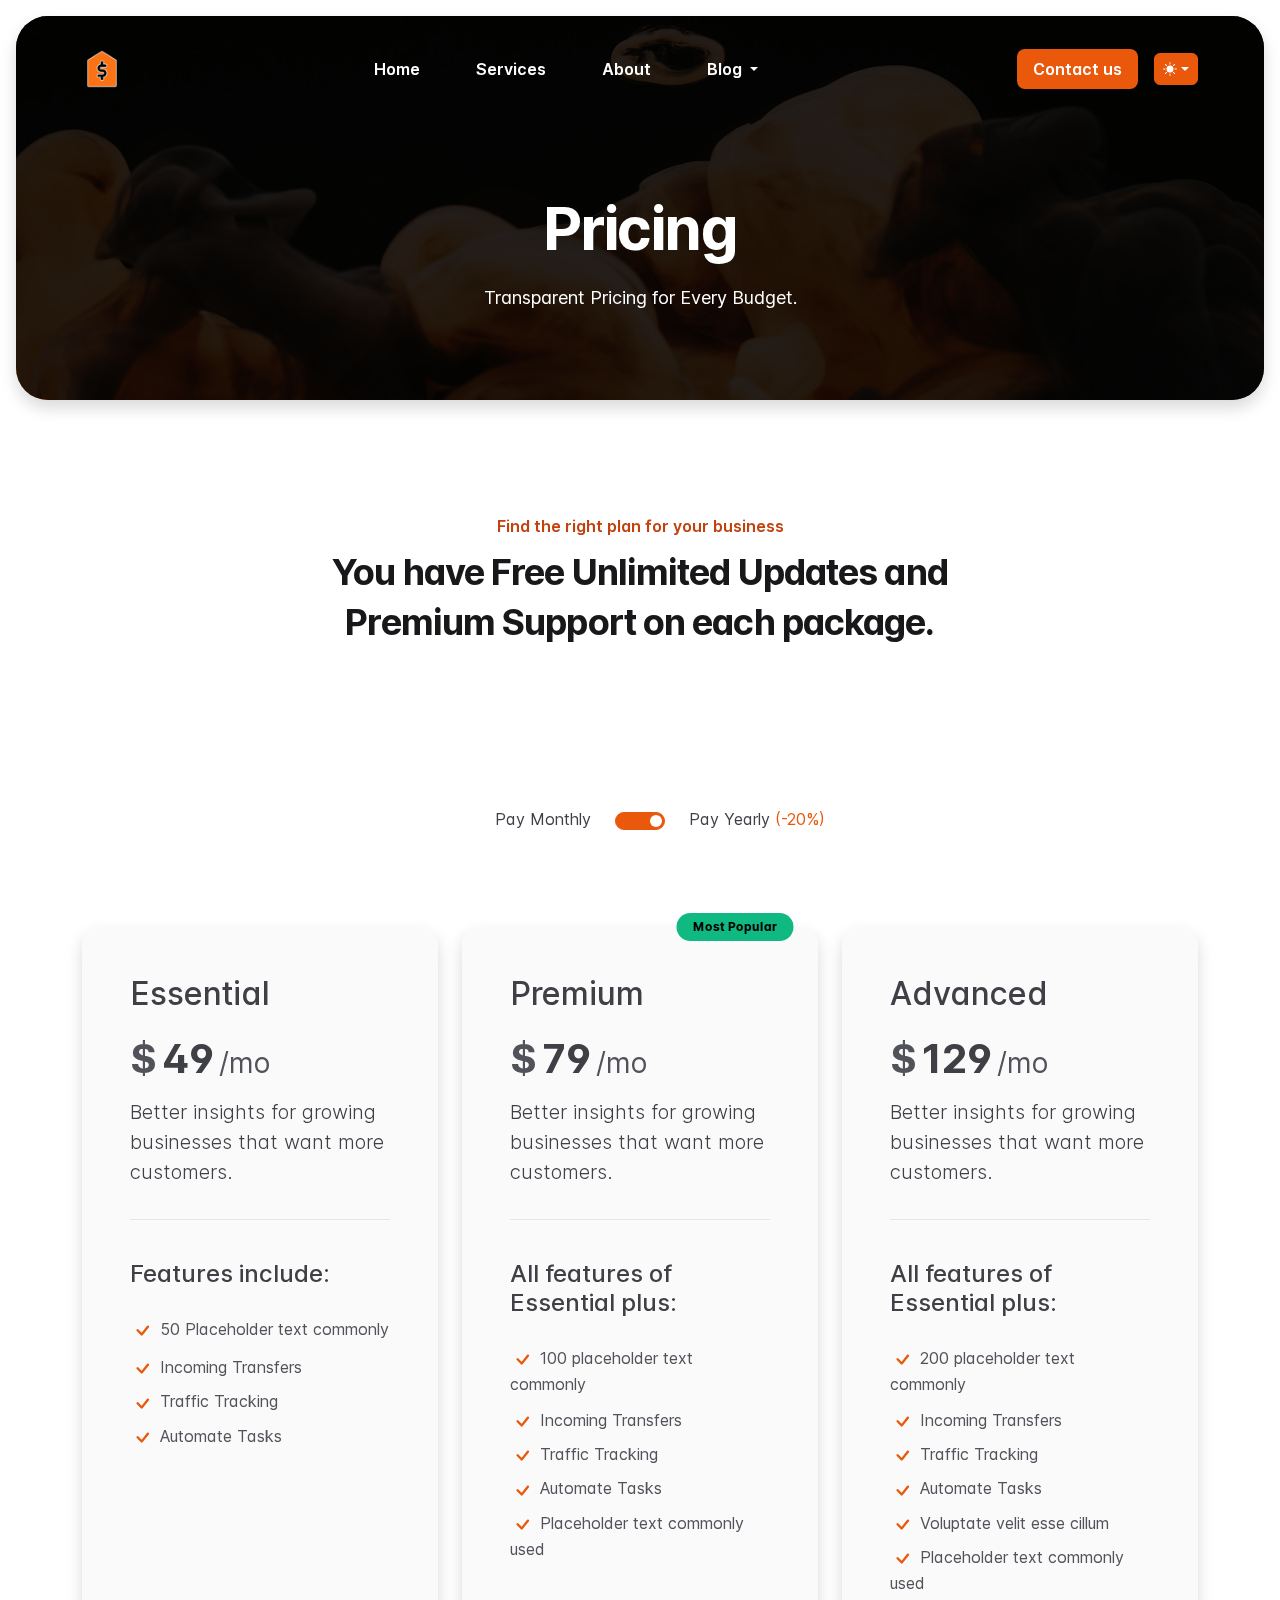
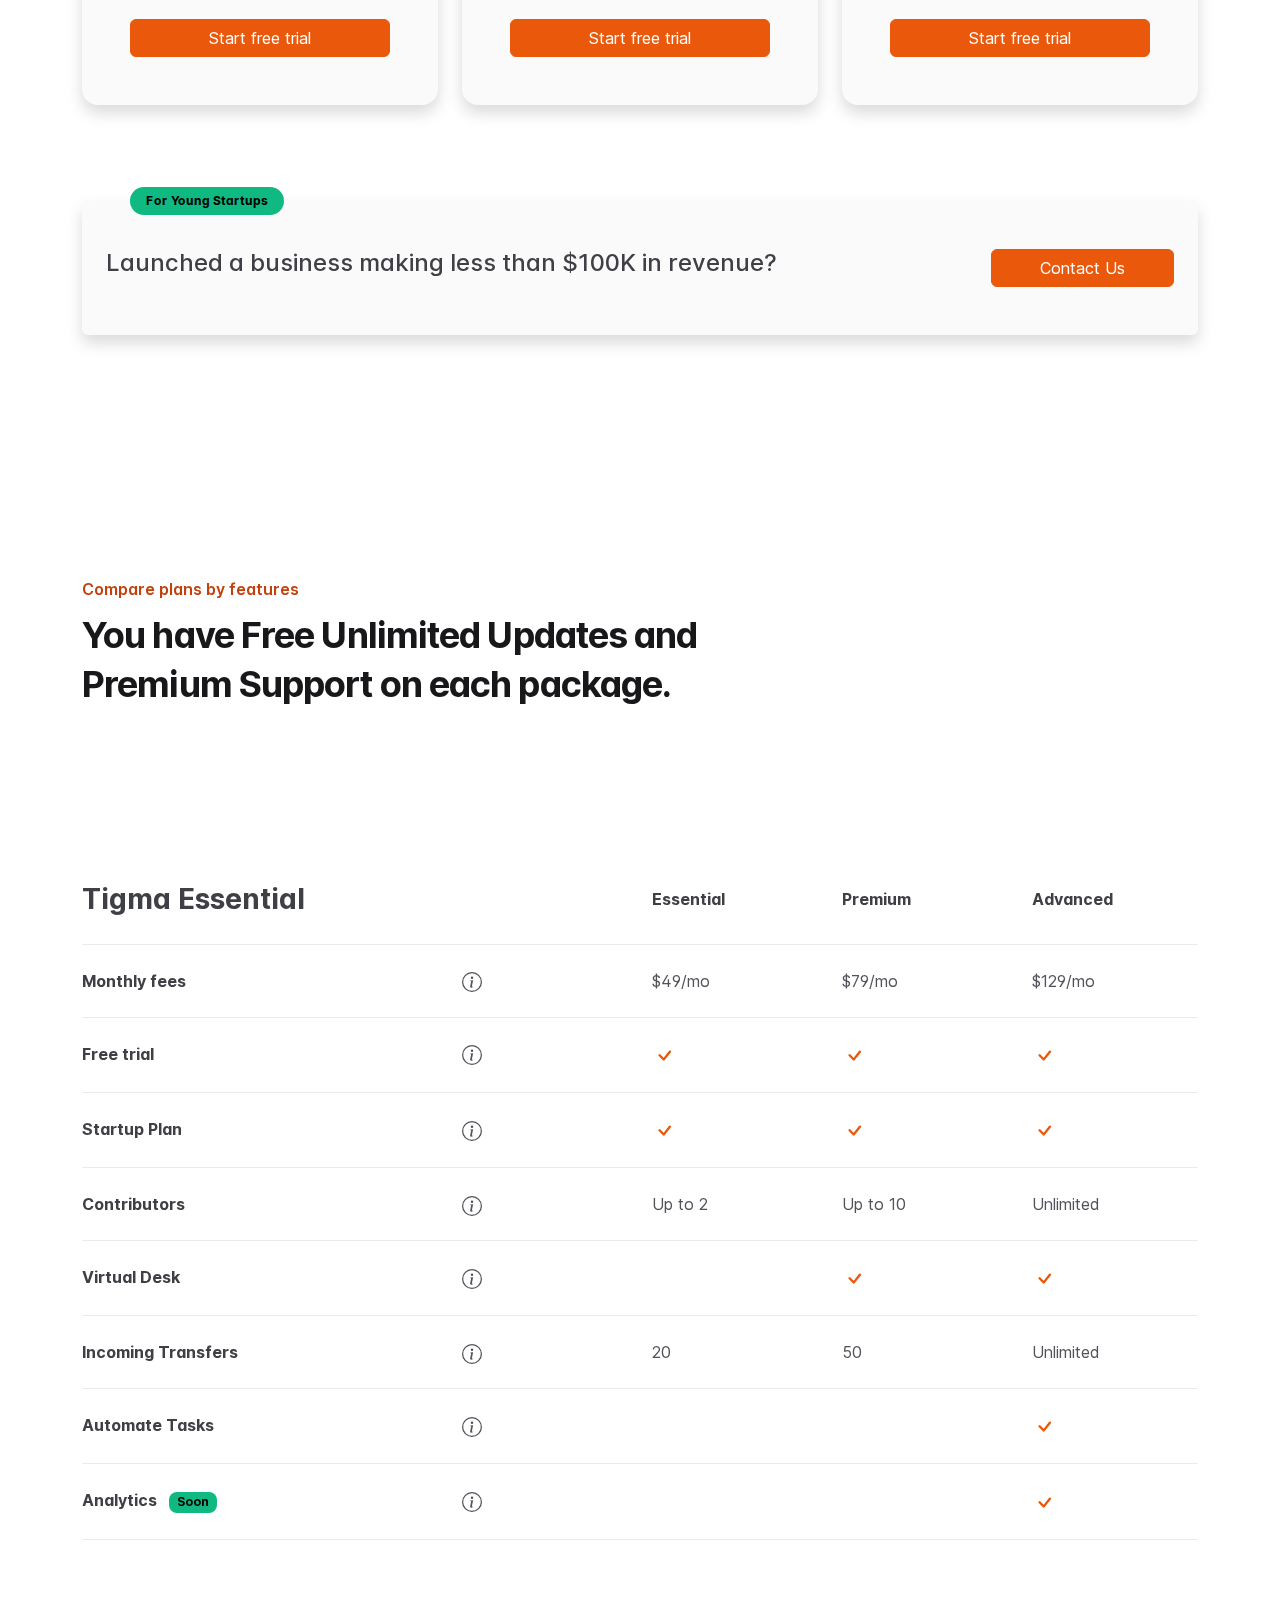
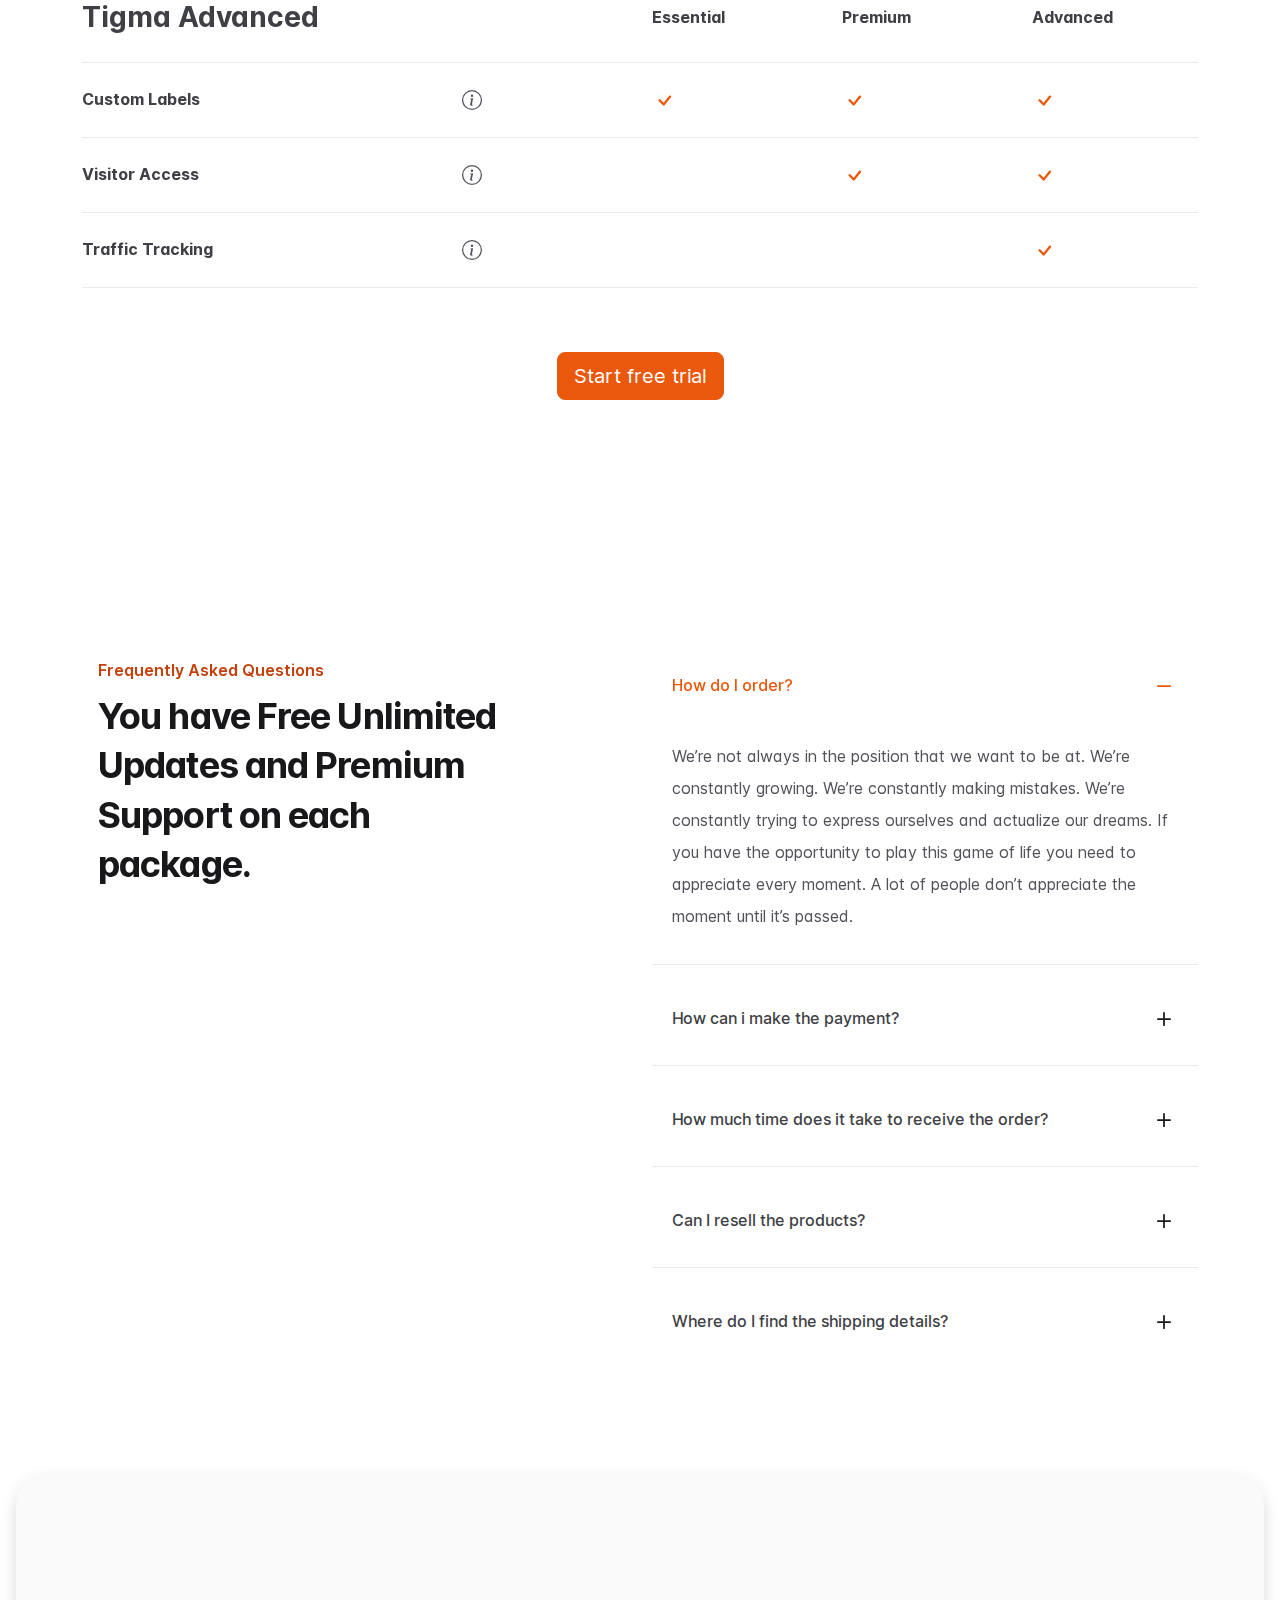
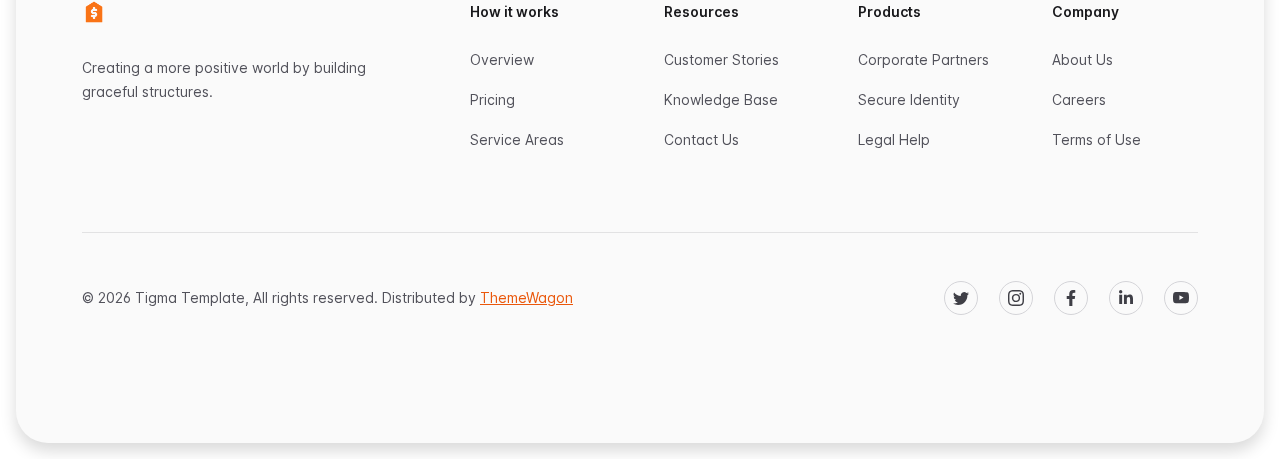
<file: pricing.html>
<!doctype html>
<html lang="en" dir="ltr" data-bs-theme="auto">
<head>

    <!-- Include JavaScript for color modes -->
    <script src="./assets/js/color-modes.js"></script>

    <meta charset="utf-8">
    <meta name="viewport" content="width=device-width, initial-scale=1">

    <!-- Update the 'content' attribute to reflect the actual content description -->
    <meta name="description" content="your_description_goes_here">

    <!-- Modify the 'content' attribute to include appropriate keywords -->
    <meta name="keywords" content="your_keywords_goes_here">

    <meta name="author" content="tigmatemplate">
    <meta name="generator" content="Bootstrap">

    <!-- Change the text within the <title> tag to match the webpage's content -->
    <title> your_title_goes_here </title>

    <!-- 
        Set the website's favicon and Apple touch icon using the files in the assets/logo folder. You can change these files to your own icons by replacing them with the same names and sizes.

        Be careful if you change the site.webmanifest file, as you need to update the src attribute of the icons array to match the new path of your icon files. Otherwise, your icons may not display correctly on some devices. 
    -->
	<link rel="apple-touch-icon" sizes="180x180" href="./assets/logo/apple-touch-icon.png">
	<link rel="icon" type="image/png" sizes="32x32" href="./assets/logo/favicon-32x32.png">
	<link rel="icon" type="image/png" sizes="16x16" href="./assets/logo/favicon-16x16.png">
	<link rel="icon" type="image/x-icon" href="./assets/logo/favicon.ico">
	<link rel="manifest" href="./assets/logo/site.webmanifest">

    <!-- Stylesheets -->
    <link rel="stylesheet" href="./assets/libraries/aos/aos.css">
    <link rel="stylesheet" href="./assets/css/main.min.css">
    <link rel="stylesheet" href="./assets/css/style.css">

    <!-- Open Graph Meta Tags for Social Sharing -->
    <!-- Update the 'title' and 'description' content below to enhance social sharing -->
    <meta property="og:title" content="your_title_goes_here">
    <meta property="og:description" content="your_description_goes_here">
    <!-- Update with actual absolute image URL like: https://example.com/main.jpg -->
    <meta property="og:image" content="your_absolute_image_url_goes_here">
    <!-- Update with the absolute URL of the content like: https://example.com/index.html -->
    <meta property="og:url" content="your_absolute_content_url_goes_here">
    <!-- Update with the type of object you’re sharing. (e.g., article, website, etc.) -->
    <meta property="og:type" content="website">
    <!-- Defines the content language -->
    <meta property="og:locale" content="en_US">

    
    <!-- X/Twitter Card Meta Tags for Social Sharing -->
    <meta name="twitter:card" content="summary_large_image">
    <!-- Update with your X/Twitter handle -->
    <meta name="twitter:site" content="@yourtwitterhandle"> 
    <!-- Update the 'title' and 'description' content below to enhance social sharing -->
    <meta name="twitter:title" content="your_title_goes_here"> 
    <meta name="twitter:description" content="your_description_goes_here">
    <!-- Update with actual absolute image URL like: https://example.com/main.jpg -->
    <meta name="twitter:image" content="your_absolute_image_url_goes_here"> 
    
    <!-- 
        The following line specifies the canonical URL for this page.
        Replace your_canonical_url_goes_here with the actual canonical URL if needed like: https://example.com/index.html
        Or just remove it!!!!
    -->
    <link rel="canonical" href="your_canonical_url_goes_here">

</head>
<body>
	

    <!-- loader-wrapper -->
    <div class="loader-wrapper">
        <div class="spinner-grow text-primary p-5" role="status">
            <span class="visually-hidden">Loading...</span>
        </div>
    </div>



	<!-- header top -->
 	<header class="position-absolute z-3 mt-3 w-100" data-bs-theme="dark">
	    <nav class="navbar navbar-expand-xl" aria-label="Offcanvas navbar large">
	        <div class="container py-1">
	            <a href="./index.html" class="navbar-brand">
	                <img src="./assets/logo/logo.png" height="40" alt="logo">
	            </a>

	            <div class="dropdown ms-3 order-last">
	                <svg xmlns="http://www.w3.org/2000/svg" class="d-none">
	                    <symbol id="check2" viewBox="0 0 16 16">
	                        <path d="M13.854 3.646a.5.5 0 0 1 0 .708l-7 7a.5.5 0 0 1-.708 0l-3.5-3.5a.5.5 0 1 1 .708-.708L6.5 10.293l6.646-6.647a.5.5 0 0 1 .708 0z"/>
	                    </symbol>
	                    <symbol id="circle-half" viewBox="0 0 16 16">
	                        <path d="M8 15A7 7 0 1 0 8 1v14zm0 1A8 8 0 1 1 8 0a8 8 0 0 1 0 16z"/>
	                    </symbol>
	                    <symbol id="moon-stars-fill" viewBox="0 0 16 16">
	                        <path d="M6 .278a.768.768 0 0 1 .08.858 7.208 7.208 0 0 0-.878 3.46c0 4.021 3.278 7.277 7.318 7.277.527 0 1.04-.055 1.533-.16a.787.787 0 0 1 .81.316.733.733 0 0 1-.031.893A8.349 8.349 0 0 1 8.344 16C3.734 16 0 12.286 0 7.71 0 4.266 2.114 1.312 5.124.06A.752.752 0 0 1 6 .278z"/>
	                        <path d="M10.794 3.148a.217.217 0 0 1 .412 0l.387 1.162c.173.518.579.924 1.097 1.097l1.162.387a.217.217 0 0 1 0 .412l-1.162.387a1.734 1.734 0 0 0-1.097 1.097l-.387 1.162a.217.217 0 0 1-.412 0l-.387-1.162A1.734 1.734 0 0 0 9.31 6.593l-1.162-.387a.217.217 0 0 1 0-.412l1.162-.387a1.734 1.734 0 0 0 1.097-1.097l.387-1.162zM13.863.099a.145.145 0 0 1 .274 0l.258.774c.115.346.386.617.732.732l.774.258a.145.145 0 0 1 0 .274l-.774.258a1.156 1.156 0 0 0-.732.732l-.258.774a.145.145 0 0 1-.274 0l-.258-.774a1.156 1.156 0 0 0-.732-.732l-.774-.258a.145.145 0 0 1 0-.274l.774-.258c.346-.115.617-.386.732-.732L13.863.1z"/>
	                    </symbol>
	                    <symbol id="sun-fill" viewBox="0 0 16 16">
	                        <path d="M8 12a4 4 0 1 0 0-8 4 4 0 0 0 0 8zM8 0a.5.5 0 0 1 .5.5v2a.5.5 0 0 1-1 0v-2A.5.5 0 0 1 8 0zm0 13a.5.5 0 0 1 .5.5v2a.5.5 0 0 1-1 0v-2A.5.5 0 0 1 8 13zm8-5a.5.5 0 0 1-.5.5h-2a.5.5 0 0 1 0-1h2a.5.5 0 0 1 .5.5zM3 8a.5.5 0 0 1-.5.5h-2a.5.5 0 0 1 0-1h2A.5.5 0 0 1 3 8zm10.657-5.657a.5.5 0 0 1 0 .707l-1.414 1.415a.5.5 0 1 1-.707-.708l1.414-1.414a.5.5 0 0 1 .707 0zm-9.193 9.193a.5.5 0 0 1 0 .707L3.05 13.657a.5.5 0 0 1-.707-.707l1.414-1.414a.5.5 0 0 1 .707 0zm9.193 2.121a.5.5 0 0 1-.707 0l-1.414-1.414a.5.5 0 0 1 .707-.707l1.414 1.414a.5.5 0 0 1 0 .707zM4.464 4.465a.5.5 0 0 1-.707 0L2.343 3.05a.5.5 0 1 1 .707-.707l1.414 1.414a.5.5 0 0 1 0 .708z"/>
	                    </symbol>
	                </svg>

	                <button class="btn btn-primary text-white btn-sm rounded dropdown-toggle d-flex align-items-center"
	                    id="bd-theme" type="button" aria-expanded="false" data-bs-toggle="dropdown"
	                    aria-label="Toggle theme (auto)">
	                    <svg fill="currentColor" class="bi my-1 theme-icon-active" width="1em" height="1em"><use href="#circle-half"></use></svg>
	                    <span class="visually-hidden" id="bd-theme-text">Toggle theme</span>
	                </button>

	                <ul class="p-1 dropdown-menu dropdown-menu-end dropdown-menu-hover end-0 rounded-3 shadow bg-body-tertiary"
	                    style="--bs-dropdown-min-width: 9rem;" aria-labelledby="bd-theme-text">

	                    <li style="color: var(--bs-tertiary-bg);">
	                        <svg xmlns="http://www.w3.org/2000/svg" width="20" height="20" fill="currentColor"
	                            class="mt-n1 d-inline-block position-absolute top-0 end-0 translate-middle" viewBox="0 0 16 16">
	                            <path class="carret-dropdown-path" d="m7.247 4.86-4.796 5.481c-.566.647-.106 1.659.753 1.659h9.592a1 1 0 0 0 .753-1.659l-4.796-5.48a1 1 0 0 0-1.506 0z"/>
	                        </svg>
	                    </li>

	                    <li>
	                        <button type="button" class="dropdown-item d-flex align-items-center rounded-1" data-bs-theme-value="light" aria-pressed="false">
	                            <svg fill="currentColor" class="bi me-2 theme-icon" width="1em" height="1em"><use href="#sun-fill"></use></svg>
	                            Light
	                            <svg fill="currentColor" class="bi ms-auto d-none active-check" width="1em" height="1em"><use href="#check2"></use></svg>
	                        </button>
	                    </li>

	                    <li>
	                        <button type="button" class="my-1 dropdown-item d-flex align-items-center rounded-1" data-bs-theme-value="dark" aria-pressed="false">
	                            <svg fill="currentColor" class="bi me-2 theme-icon" width="1em" height="1em"><use href="#moon-stars-fill"></use></svg>
	                            Dark
	                            <svg fill="currentColor" class="bi ms-auto d-none active-check" width="1em" height="1em"><use href="#check2"></use></svg>
	                        </button>
	                    </li>

	                    <li>
	                        <button type="button" class="dropdown-item d-flex align-items-center rounded-1 active" data-bs-theme-value="auto" aria-pressed="true">
	                            <svg fill="currentColor" class="bi me-2 theme-icon" width="1em" height="1em"><use href="#circle-half"></use></svg>
	                            Auto
	                            <svg fill="currentColor" class="bi ms-auto d-none active-check" width="1em" height="1em"><use href="#check2"></use></svg>
	                        </button>
	                    </li>
	                </ul>
	            </div>

	            <button class="navbar-toggler ms-auto" type="button" data-bs-toggle="offcanvas" data-bs-target="#offcanvasNavbar2" aria-controls="offcanvasNavbar2" aria-label="Toggle navigation">
	                <span class="navbar-toggler-icon"></span>
	            </button>

	            <div class="offcanvas offcanvas-end border-0 rounded-start-0 rounded-start-sm-4" tabindex="-1" id="offcanvasNavbar2" aria-labelledby="offcanvasNavbar2Label">
	                <div class="offcanvas-header" style="padding: 2rem 2rem 1.5rem 2rem;">
	                    <h5 class="offcanvas-title m-0" id="offcanvasNavbar2Label">
	                        <a class="navbar-brand" href="javascript:;">
	                            <img src="./assets/logo/logo.png" height="32" alt="logo">
	                        </a>
	                    </h5>
	                    <button type="button" class="btn-close" data-bs-dismiss="offcanvas" aria-label="Close"></button>
	                </div>

	                <div class="offcanvas-body">
	                    <ul class="navbar-nav align-items-xl-center flex-grow-1 column-gap-4 row-gap-4 row-gap-xl-2">
	                        <li class="nav-item ms-xl-auto">
	                            <a href="javascript:;" class="px-3 text-white bg-primary-hover nav-link rounded-3 text-base leading-6 fw-semibold" aria-current="page">
	                                Home
	                            </a>
	                        </li>

	                        <li class="nav-item">
	                            <a href="javascript:;" class="px-3 text-white bg-primary-hover nav-link rounded-3 text-base leading-6 fw-semibold">
	                                Services
	                            </a>
	                        </li>

	                        <li class="nav-item">
	                            <a href="javascript:;" class="px-3 text-white bg-primary-hover nav-link rounded-3 text-base leading-6 fw-semibold">
	                                About
	                            </a>
	                        </li>

	                        <li class="nav-item">
					            <div class="dropdown">
								    <button class="btn w-100 text-start dropdown-toggle px-3 text-white bg-primary-hover nav-link rounded-3 text-base leading-6 fw-semibold" type="button" data-bs-toggle="dropdown" aria-expanded="false">
								        Blog
								    </button>
								    <ul class="dropdown-menu dropdown-menu-end dropdown-menu-hover end-0 text-sm shadow bg-white" style="--bs-dropdown-min-width: 9rem;">
								    	<li class="d-none d-xl-block" style="color: var(--bs-white);">
					                        <svg xmlns="http://www.w3.org/2000/svg" width="20" height="20" fill="currentColor"
					                            class="mt-n1 d-inline-block position-absolute top-0 end-0 translate-middle" viewBox="0 0 16 16">
					                            <path class="carret-dropdown-path" d="m7.247 4.86-4.796 5.481c-.566.647-.106 1.659.753 1.659h9.592a1 1 0 0 0 .753-1.659l-4.796-5.48a1 1 0 0 0-1.506 0z"/>
					                        </svg>
					                    </li>
								        <li>
								        	<a class="dropdown-item text-dark bg-primary-hover text-white-hover py-2 text-base leading-6 fw-semibold" href="javascript:;"> 
								        		Blog page 
								        	</a>
								        </li>
								        <li>
								        	<a class="dropdown-item text-dark bg-primary-hover text-white-hover py-2 text-base leading-6 fw-semibold" href="javascript:;"> 
								        		Blog post 
								        	</a>
								        </li>
								        <li>
								        	<a class="dropdown-item text-dark bg-primary-hover text-white-hover py-2 text-base leading-6 fw-semibold" href="javascript:;"> 	Author page 
								        	</a>
								        </li>
								    </ul>
								</div>
	                        </li>

	                        <li class="nav-item ms-xl-auto">
	                            <a href="javascript:;" class="px-3 text-white bg-primary nav-link rounded-3 text-base leading-6 fw-semibold text-center">
	                                Contact us
	                            </a>
	                        </li>
	                    </ul>
	                </div>
	            </div>
	        </div>
	    </nav>
	</header>



	<!-- header body -->
	<div class="overflow-hidden py-9 py-xl-10 position-relative rounded-bottom-3 rounded-sm-4 rounded-xl-5 m-0 m-sm-2 m-xl-3 shadow">
	   	<img src="./assets/img/bg/bg1.jpg" class="position-absolute z-n1 top-0 h-100 w-100 object-fit-cover" alt="Meeting">

	   	<div class="position-absolute z-n1 top-0 h-100 w-100 bg-dark"
	        style="opacity: 0.85; mix-blend-mode: multiply; filter: contrast(1.15) brightness(0.85);">
	    </div>

	    <div class="position-absolute z-0 top-0 h-100 w-100">
		    <div class="container h-100 d-flex align-items-center">
                <div class="max-w-2xl mx-auto text-center">
                    <h1 class="m-0 mt-7 text-white tracking-tight text-6xl fw-bold" data-aos-delay="0" data-aos="fade" data-aos-duration="3000">
                        Pricing
                    </h1>
                    <p class="m-0 mt-4 text-white text-lg leading-8" data-aos-delay="100" data-aos="fade" data-aos-duration="3000">
                        Transparent Pricing for Every Budget.
                    </p>
                </div>
		    </div>
	    </div>
	</div>



	<div class="overflow-hidden">
		<div class="container">
			<div class="max-w-2xl mx-auto text-center pt-7 pb-9">
				<h2 class="m-0 text-primary-emphasis text-base leading-7 fw-semibold">
					Find the right plan for your business
				</h2>
				<div class="m-0 mt-2 text-body-emphasis text-4xl leading-snug tracking-tight fw-bold">
					You have Free Unlimited Updates and Premium Support on each package.
				</div>
			</div>
		</div>

		<div>
			<div class="form-check form-switch d-flex justify-content-center align-items-center">
				<label class="me-5 me-sm-6 cursor-pointer" for="checkboxPrice">Pay Monthly</label>
				<input class="form-check-input cursor-pointer me-3 me-sm-4 px-4 py-2" type="checkbox" role="switch" id="checkboxPrice" checked>
				<label class="form-check-label cursor-pointer" for="checkboxPrice">Pay Yearly <span class="text-primary">(-<span class="reduction">20</span>%)</span></label>
			</div>
		</div>

		<div class="container my-5">
			<div class="row align-items-center align-items-xl-stretch flex-column flex-xl-row">
				<div class="col-12 col-sm-10 col-md-7 col-lg-6 col-xl-4 mt-5">
					<div class="p-5 h-100 d-flex flex-column bg-body-tertiary shadow rounded-4">
						<h2>Essential</h2>
						<div class="my-2">
							<span class="fs-1 text-body-secondary fw-bold">$</span>
							<span class="fs-1 text-dak fw-bolder essential">49</span>
							<span class="fs-3 text-body-secondary">/mo</span>
						</div>
						<p class="lead">
							Better insights for growing businesses that want more customers.
						</p>
						<hr class="opacity-10">
						<h4 class="my-4">Features include:</h4>
						<div class="my-1 text-body-secondary">
							<span class="text-primary">
								<svg xmlns="http://www.w3.org/2000/svg" width="25" height="25" fill="currentColor" class="bi bi-check" viewBox="0 0 16 16">
									<path d="M10.97 4.97a.75.75 0 0 1 1.07 1.05l-3.99 4.99a.75.75 0 0 1-1.08.02L4.324 8.384a.75.75 0 1 1 1.06-1.06l2.094 2.093 3.473-4.425a.267.267 0 0 1 .02-.022z"/>
								</svg>
							</span>
							<span>
								50 Placeholder text commonly
							</span>
						</div>
						<div class="mt-2 text-body-secondary">
							<span class="text-primary">
								<svg xmlns="http://www.w3.org/2000/svg" width="25" height="25" fill="currentColor" class="bi bi-check" viewBox="0 0 16 16">
									<path d="M10.97 4.97a.75.75 0 0 1 1.07 1.05l-3.99 4.99a.75.75 0 0 1-1.08.02L4.324 8.384a.75.75 0 1 1 1.06-1.06l2.094 2.093 3.473-4.425a.267.267 0 0 1 .02-.022z"/>
								</svg>
							</span>
							<span>
								Incoming Transfers
							</span>
						</div>
						<div class="mt-2 text-body-secondary">
							<span class="text-primary">
								<svg xmlns="http://www.w3.org/2000/svg" width="25" height="25" fill="currentColor" class="bi bi-check" viewBox="0 0 16 16">
									<path d="M10.97 4.97a.75.75 0 0 1 1.07 1.05l-3.99 4.99a.75.75 0 0 1-1.08.02L4.324 8.384a.75.75 0 1 1 1.06-1.06l2.094 2.093 3.473-4.425a.267.267 0 0 1 .02-.022z"/>
								</svg>
							</span>
							<span>
								Traffic Tracking
							</span>
						</div>
						<div class="mt-2 text-body-secondary">
							<span class="text-primary">
								<svg xmlns="http://www.w3.org/2000/svg" width="25" height="25" fill="currentColor" class="bi bi-check" viewBox="0 0 16 16">
									<path d="M10.97 4.97a.75.75 0 0 1 1.07 1.05l-3.99 4.99a.75.75 0 0 1-1.08.02L4.324 8.384a.75.75 0 1 1 1.06-1.06l2.094 2.093 3.473-4.425a.267.267 0 0 1 .02-.022z"/>
								</svg>
							</span>
							<span>
								Automate Tasks
							</span>
						</div>
						<div class="mt-auto">
							<button class="btn btn-primary text-white mt-4 w-100">
								Start free trial
							</button>
						</div>
					</div>
				</div>

				<div class="col-12 col-sm-10 col-md-7 col-lg-6 col-xl-4 mt-5 position-relative">
					<div class="p-5 h-100 d-flex flex-column bg-body-tertiary shadow rounded-4">
						<span class="badge position-absolute translate-middle top-0 start-75 text-bg-success px-3 py-2 rounded-4">Most Popular</span>
						<h2>Premium</h2>
						<div class="my-2">
							<span class="fs-1 text-body-secondary fw-bold">$</span>
							<span class="fs-1 text-dak fw-bolder premium">79</span>
							<span class="fs-3 text-body-secondary">/mo</span>
						</div>
						<p class="lead">
							Better insights for growing businesses that want more customers.
						</p>
						<hr class="opacity-10">
						<h4 class="my-4">All features of Essential plus:</h4>
						<div class="my-1 text-body-secondary">
							<span class="text-primary">
								<svg xmlns="http://www.w3.org/2000/svg" width="25" height="25" fill="currentColor" class="bi bi-check" viewBox="0 0 16 16">
									<path d="M10.97 4.97a.75.75 0 0 1 1.07 1.05l-3.99 4.99a.75.75 0 0 1-1.08.02L4.324 8.384a.75.75 0 1 1 1.06-1.06l2.094 2.093 3.473-4.425a.267.267 0 0 1 .02-.022z"/>
								</svg>
							</span>
							<span>
								100 placeholder text commonly
							</span>
						</div>
						<div class="mt-2 text-body-secondary">
							<span class="text-primary">
								<svg xmlns="http://www.w3.org/2000/svg" width="25" height="25" fill="currentColor" class="bi bi-check" viewBox="0 0 16 16">
									<path d="M10.97 4.97a.75.75 0 0 1 1.07 1.05l-3.99 4.99a.75.75 0 0 1-1.08.02L4.324 8.384a.75.75 0 1 1 1.06-1.06l2.094 2.093 3.473-4.425a.267.267 0 0 1 .02-.022z"/>
								</svg>
							</span>
							<span>
								Incoming Transfers
							</span>
						</div>
						<div class="mt-2 text-body-secondary">
							<span class="text-primary">
								<svg xmlns="http://www.w3.org/2000/svg" width="25" height="25" fill="currentColor" class="bi bi-check" viewBox="0 0 16 16">
									<path d="M10.97 4.97a.75.75 0 0 1 1.07 1.05l-3.99 4.99a.75.75 0 0 1-1.08.02L4.324 8.384a.75.75 0 1 1 1.06-1.06l2.094 2.093 3.473-4.425a.267.267 0 0 1 .02-.022z"/>
								</svg>
							</span>
							<span>
								Traffic Tracking
							</span>
						</div>
						<div class="mt-2 text-body-secondary">
							<span class="text-primary">
								<svg xmlns="http://www.w3.org/2000/svg" width="25" height="25" fill="currentColor" class="bi bi-check" viewBox="0 0 16 16">
									<path d="M10.97 4.97a.75.75 0 0 1 1.07 1.05l-3.99 4.99a.75.75 0 0 1-1.08.02L4.324 8.384a.75.75 0 1 1 1.06-1.06l2.094 2.093 3.473-4.425a.267.267 0 0 1 .02-.022z"/>
								</svg>
							</span>
							<span>
								Automate Tasks
							</span>
						</div>
						<div class="mt-2 text-body-secondary">
							<span class="text-primary">
								<svg xmlns="http://www.w3.org/2000/svg" width="25" height="25" fill="currentColor" class="bi bi-check" viewBox="0 0 16 16">
									<path d="M10.97 4.97a.75.75 0 0 1 1.07 1.05l-3.99 4.99a.75.75 0 0 1-1.08.02L4.324 8.384a.75.75 0 1 1 1.06-1.06l2.094 2.093 3.473-4.425a.267.267 0 0 1 .02-.022z"/>
								</svg>
							</span>
							<span>
								Placeholder text commonly used
							</span>
						</div>
						<div class="mt-auto">
							<button class="btn btn-primary text-white mt-4 w-100">
								Start free trial
							</button>
						</div>
					</div>
				</div>

				<div class="col-12 col-sm-10 col-md-7 col-lg-6 col-xl-4 mt-5">
					<div class="p-5 h-100 d-flex flex-column bg-body-tertiary shadow rounded-4">
						<h2>Advanced</h2>
						<div class="my-2">
							<span class="fs-1 text-body-secondary fw-bold">$</span>
							<span class="fs-1 text-dak fw-bolder advanced">129</span>
							<span class="fs-3 text-body-secondary">/mo</span>
						</div>
						<p class="lead">
							Better insights for growing businesses that want more customers.
						</p>
						<hr class="opacity-10">
						<h4 class="my-4">All features of Essential plus:</h4>
						<div class="my-1 text-body-secondary">
							<span class="text-primary">
								<svg xmlns="http://www.w3.org/2000/svg" width="25" height="25" fill="currentColor" class="bi bi-check" viewBox="0 0 16 16">
									<path d="M10.97 4.97a.75.75 0 0 1 1.07 1.05l-3.99 4.99a.75.75 0 0 1-1.08.02L4.324 8.384a.75.75 0 1 1 1.06-1.06l2.094 2.093 3.473-4.425a.267.267 0 0 1 .02-.022z"/>
								</svg>
							</span>
							<span>
								200 placeholder text commonly
							</span>
						</div>
						<div class="mt-2 text-body-secondary">
							<span class="text-primary">
								<svg xmlns="http://www.w3.org/2000/svg" width="25" height="25" fill="currentColor" class="bi bi-check" viewBox="0 0 16 16">
									<path d="M10.97 4.97a.75.75 0 0 1 1.07 1.05l-3.99 4.99a.75.75 0 0 1-1.08.02L4.324 8.384a.75.75 0 1 1 1.06-1.06l2.094 2.093 3.473-4.425a.267.267 0 0 1 .02-.022z"/>
								</svg>
							</span>
							<span>
								Incoming Transfers
							</span>
						</div>
						<div class="mt-2 text-body-secondary">
							<span class="text-primary">
								<svg xmlns="http://www.w3.org/2000/svg" width="25" height="25" fill="currentColor" class="bi bi-check" viewBox="0 0 16 16">
									<path d="M10.97 4.97a.75.75 0 0 1 1.07 1.05l-3.99 4.99a.75.75 0 0 1-1.08.02L4.324 8.384a.75.75 0 1 1 1.06-1.06l2.094 2.093 3.473-4.425a.267.267 0 0 1 .02-.022z"/>
								</svg>
							</span>
							<span>
								Traffic Tracking
							</span>
						</div>
						<div class="mt-2 text-body-secondary">
							<span class="text-primary">
								<svg xmlns="http://www.w3.org/2000/svg" width="25" height="25" fill="currentColor" class="bi bi-check" viewBox="0 0 16 16">
									<path d="M10.97 4.97a.75.75 0 0 1 1.07 1.05l-3.99 4.99a.75.75 0 0 1-1.08.02L4.324 8.384a.75.75 0 1 1 1.06-1.06l2.094 2.093 3.473-4.425a.267.267 0 0 1 .02-.022z"/>
								</svg>
							</span>
							<span>
								Automate Tasks
							</span>
						</div>
						<div class="mt-2 text-body-secondary">
							<span class="text-primary">
								<svg xmlns="http://www.w3.org/2000/svg" width="25" height="25" fill="currentColor" class="bi bi-check" viewBox="0 0 16 16">
									<path d="M10.97 4.97a.75.75 0 0 1 1.07 1.05l-3.99 4.99a.75.75 0 0 1-1.08.02L4.324 8.384a.75.75 0 1 1 1.06-1.06l2.094 2.093 3.473-4.425a.267.267 0 0 1 .02-.022z"/>
								</svg>
							</span>
							<span>
								Voluptate velit esse cillum
							</span>
						</div>
						<div class="mt-2 text-body-secondary">
							<span class="text-primary">
								<svg xmlns="http://www.w3.org/2000/svg" width="25" height="25" fill="currentColor" class="bi bi-check" viewBox="0 0 16 16">
									<path d="M10.97 4.97a.75.75 0 0 1 1.07 1.05l-3.99 4.99a.75.75 0 0 1-1.08.02L4.324 8.384a.75.75 0 1 1 1.06-1.06l2.094 2.093 3.473-4.425a.267.267 0 0 1 .02-.022z"/>
								</svg>
							</span>
							<span>
								Placeholder text commonly used
							</span>
						</div>
						<div class="mt-auto">
							<button class="btn btn-primary text-white mt-4 w-100">
								Start free trial
							</button>
						</div>
					</div>
				</div>
			</div>
		</div>
	</div>


	<div>
		<div class="container">
			<div class="my-5 position-relative rounded-2 shadow bg-body-tertiary">
				<span class="badge position-absolute translate-middle-y top-0 start-0 text-bg-success px-3 py-2 rounded-4 ms-5">For Young Startups</span>

				<div class="px-4 pb-5 d-flex flex-wrap justify-content-between">
					<h4 class="mt-5">
						Launched a business making less than $100K in revenue?
					</h4>

					<div class="mt-5">
						<button class="btn btn-primary text-white px-5">
							Contact Us
						</button>
					</div>
				</div>
			</div>
		</div>
	</div>

	
	<!-- compare plans -->
	<div class="overflow-hidden py-5">
		<div class="container py-5">
			<div class="max-w-2xl pt-7 pb-9">
				<h2 class="m-0 text-primary-emphasis text-base leading-7 fw-semibold">
					Compare plans by features
				</h2>
				<div class="m-0 mt-2 text-body-emphasis text-4xl leading-snug tracking-tight fw-bold">
					You have Free Unlimited Updates and Premium Support on each package.
				</div>
			</div>


			<div class="overflow-auto overflow-xl-hidden">
				<div style="min-width: 1000px !important;">
					<div class="row align-items-center py-2 fw-bolder">
						<div class="col-6 fs-3">
							Tigma Essential
						</div>
						<div class="col-2">
							Essential
						</div>
						<div class="col-2">
							Premium
						</div>
						<div class="col-2">
							Advanced
						</div>
					</div>
					<hr class="opacity-10">

					<div class="row py-2">
						<div class="col-6 fw-bold">
							<div class="row">
								<div class="col-8">
									Monthly fees
								</div>
								<div class="col-4">
									<a href="javascript:;" data-bs-toggle="tooltip" data-bs-title="Keep team shipping simple and take control of your company." class="text-body-secondary">
										<svg xmlns="http://www.w3.org/2000/svg" width="20" height="20" fill="currentColor" class="bi bi-main-circle" viewBox="0 0 16 16">
											<path d="M8 15A7 7 0 1 1 8 1a7 7 0 0 1 0 14zm0 1A8 8 0 1 0 8 0a8 8 0 0 0 0 16z"/>
											<path d="m8.93 6.588-2.29.287-.082.38.45.083c.294.07.352.176.288.469l-.738 3.468c-.194.897.105 1.319.808 1.319.545 0 1.178-.252 1.465-.598l.088-.416c-.2.176-.492.246-.686.246-.275 0-.375-.193-.304-.533L8.93 6.588zM9 4.5a1 1 0 1 1-2 0 1 1 0 0 1 2 0z"/>
										</svg>
									</a>
								</div>
							</div>
						</div>
						<div class="col-2 text-body-secondary">
							$49/mo
						</div>
						<div class="col-2 text-body-secondary">
							$79/mo	
						</div>
						<div class="col-2 text-body-secondary">
							$129/mo
						</div>
					</div>
					<hr class="opacity-10">

					<div class="row py-2">
						<div class="col-6 fw-bold">
							<div class="row">
								<div class="col-8">
									Free trial
								</div>
								<div class="col-4">
									<a href="javascript:;" data-bs-toggle="tooltip" data-bs-title="Keep team shipping simple and take control of your company." class="text-body-secondary">
										<svg xmlns="http://www.w3.org/2000/svg" width="20" height="20" fill="currentColor" class="bi bi-main-circle" viewBox="0 0 16 16">
											<path d="M8 15A7 7 0 1 1 8 1a7 7 0 0 1 0 14zm0 1A8 8 0 1 0 8 0a8 8 0 0 0 0 16z"/>
											<path d="m8.93 6.588-2.29.287-.082.38.45.083c.294.07.352.176.288.469l-.738 3.468c-.194.897.105 1.319.808 1.319.545 0 1.178-.252 1.465-.598l.088-.416c-.2.176-.492.246-.686.246-.275 0-.375-.193-.304-.533L8.93 6.588zM9 4.5a1 1 0 1 1-2 0 1 1 0 0 1 2 0z"/>
										</svg>
									</a>
								</div>
							</div>
						</div>
						<div class="col-2 text-primary">
							<svg xmlns="http://www.w3.org/2000/svg" width="25" height="25" fill="currentColor" class="bi bi-check" viewBox="0 0 16 16">
								<path d="M10.97 4.97a.75.75 0 0 1 1.07 1.05l-3.99 4.99a.75.75 0 0 1-1.08.02L4.324 8.384a.75.75 0 1 1 1.06-1.06l2.094 2.093 3.473-4.425a.267.267 0 0 1 .02-.022z"/>
							</svg>
						</div>
						<div class="col-2 text-primary">
							<svg xmlns="http://www.w3.org/2000/svg" width="25" height="25" fill="currentColor" class="bi bi-check" viewBox="0 0 16 16">
								<path d="M10.97 4.97a.75.75 0 0 1 1.07 1.05l-3.99 4.99a.75.75 0 0 1-1.08.02L4.324 8.384a.75.75 0 1 1 1.06-1.06l2.094 2.093 3.473-4.425a.267.267 0 0 1 .02-.022z"/>
							</svg>
						</div>
						<div class="col-2 text-primary">
							<svg xmlns="http://www.w3.org/2000/svg" width="25" height="25" fill="currentColor" class="bi bi-check" viewBox="0 0 16 16">
								<path d="M10.97 4.97a.75.75 0 0 1 1.07 1.05l-3.99 4.99a.75.75 0 0 1-1.08.02L4.324 8.384a.75.75 0 1 1 1.06-1.06l2.094 2.093 3.473-4.425a.267.267 0 0 1 .02-.022z"/>
							</svg>
						</div>
					</div>
					<hr class="opacity-10">
					
					<div class="row py-2">
						<div class="col-6 fw-bold">
							<div class="row">
								<div class="col-8">
									Startup Plan
								</div>
								<div class="col-4">
									<a href="javascript:;" data-bs-toggle="tooltip" data-bs-title="Keep team shipping simple and take control of your company." class="text-body-secondary">
										<svg xmlns="http://www.w3.org/2000/svg" width="20" height="20" fill="currentColor" class="bi bi-main-circle" viewBox="0 0 16 16">
											<path d="M8 15A7 7 0 1 1 8 1a7 7 0 0 1 0 14zm0 1A8 8 0 1 0 8 0a8 8 0 0 0 0 16z"/>
											<path d="m8.93 6.588-2.29.287-.082.38.45.083c.294.07.352.176.288.469l-.738 3.468c-.194.897.105 1.319.808 1.319.545 0 1.178-.252 1.465-.598l.088-.416c-.2.176-.492.246-.686.246-.275 0-.375-.193-.304-.533L8.93 6.588zM9 4.5a1 1 0 1 1-2 0 1 1 0 0 1 2 0z"/>
										</svg>
									</a>
								</div>
							</div>
						</div>
						<div class="col-2 text-primary">
							<svg xmlns="http://www.w3.org/2000/svg" width="25" height="25" fill="currentColor" class="bi bi-check" viewBox="0 0 16 16">
								<path d="M10.97 4.97a.75.75 0 0 1 1.07 1.05l-3.99 4.99a.75.75 0 0 1-1.08.02L4.324 8.384a.75.75 0 1 1 1.06-1.06l2.094 2.093 3.473-4.425a.267.267 0 0 1 .02-.022z"/>
							</svg>
						</div>
						<div class="col-2 text-primary">
							<svg xmlns="http://www.w3.org/2000/svg" width="25" height="25" fill="currentColor" class="bi bi-check" viewBox="0 0 16 16">
								<path d="M10.97 4.97a.75.75 0 0 1 1.07 1.05l-3.99 4.99a.75.75 0 0 1-1.08.02L4.324 8.384a.75.75 0 1 1 1.06-1.06l2.094 2.093 3.473-4.425a.267.267 0 0 1 .02-.022z"/>
							</svg>
						</div>
						<div class="col-2 text-primary">
							<svg xmlns="http://www.w3.org/2000/svg" width="25" height="25" fill="currentColor" class="bi bi-check" viewBox="0 0 16 16">
								<path d="M10.97 4.97a.75.75 0 0 1 1.07 1.05l-3.99 4.99a.75.75 0 0 1-1.08.02L4.324 8.384a.75.75 0 1 1 1.06-1.06l2.094 2.093 3.473-4.425a.267.267 0 0 1 .02-.022z"/>
							</svg>
						</div>
					</div>
					<hr class="opacity-10">

					<div class="row py-2">
						<div class="col-6 fw-bold">
							<div class="row">
								<div class="col-8">
									Contributors
								</div>
								<div class="col-4">
									<a href="javascript:;" data-bs-toggle="tooltip" data-bs-title="Keep team shipping simple and take control of your company." class="text-body-secondary">
										<svg xmlns="http://www.w3.org/2000/svg" width="20" height="20" fill="currentColor" class="bi bi-main-circle" viewBox="0 0 16 16">
											<path d="M8 15A7 7 0 1 1 8 1a7 7 0 0 1 0 14zm0 1A8 8 0 1 0 8 0a8 8 0 0 0 0 16z"/>
											<path d="m8.93 6.588-2.29.287-.082.38.45.083c.294.07.352.176.288.469l-.738 3.468c-.194.897.105 1.319.808 1.319.545 0 1.178-.252 1.465-.598l.088-.416c-.2.176-.492.246-.686.246-.275 0-.375-.193-.304-.533L8.93 6.588zM9 4.5a1 1 0 1 1-2 0 1 1 0 0 1 2 0z"/>
										</svg>
									</a>
								</div>
							</div>
						</div>
						<div class="col-2 text-body-secondary">
							Up to 2	
						</div>
						<div class="col-2 text-body-secondary">
							Up to 10
						</div>
						<div class="col-2 text-body-secondary">
							Unlimited
						</div>
					</div>
					<hr class="opacity-10">

					<div class="row py-2">
						<div class="col-6 fw-bold">
							<div class="row">
								<div class="col-8">
									Virtual Desk
								</div>
								<div class="col-4">
									<a href="javascript:;" data-bs-toggle="tooltip" data-bs-title="Keep team shipping simple and take control of your company." class="text-body-secondary">
										<svg xmlns="http://www.w3.org/2000/svg" width="20" height="20" fill="currentColor" class="bi bi-main-circle" viewBox="0 0 16 16">
											<path d="M8 15A7 7 0 1 1 8 1a7 7 0 0 1 0 14zm0 1A8 8 0 1 0 8 0a8 8 0 0 0 0 16z"/>
											<path d="m8.93 6.588-2.29.287-.082.38.45.083c.294.07.352.176.288.469l-.738 3.468c-.194.897.105 1.319.808 1.319.545 0 1.178-.252 1.465-.598l.088-.416c-.2.176-.492.246-.686.246-.275 0-.375-.193-.304-.533L8.93 6.588zM9 4.5a1 1 0 1 1-2 0 1 1 0 0 1 2 0z"/>
										</svg>
									</a>
								</div>
							</div>
						</div>
						<div class="col-2 text-primary">
							
						</div>
						<div class="col-2 text-primary">
							<svg xmlns="http://www.w3.org/2000/svg" width="25" height="25" fill="currentColor" class="bi bi-check" viewBox="0 0 16 16">
								<path d="M10.97 4.97a.75.75 0 0 1 1.07 1.05l-3.99 4.99a.75.75 0 0 1-1.08.02L4.324 8.384a.75.75 0 1 1 1.06-1.06l2.094 2.093 3.473-4.425a.267.267 0 0 1 .02-.022z"/>
							</svg>
						</div>
						<div class="col-2 text-primary">
							<svg xmlns="http://www.w3.org/2000/svg" width="25" height="25" fill="currentColor" class="bi bi-check" viewBox="0 0 16 16">
								<path d="M10.97 4.97a.75.75 0 0 1 1.07 1.05l-3.99 4.99a.75.75 0 0 1-1.08.02L4.324 8.384a.75.75 0 1 1 1.06-1.06l2.094 2.093 3.473-4.425a.267.267 0 0 1 .02-.022z"/>
							</svg>
						</div>
					</div>
					<hr class="opacity-10">

					<div class="row py-2">
						<div class="col-6 fw-bold">
							<div class="row">
								<div class="col-8">
									Incoming Transfers
								</div>
								<div class="col-4">
									<a href="javascript:;" data-bs-toggle="tooltip" data-bs-title="Keep team shipping simple and take control of your company." class="text-body-secondary">
										<svg xmlns="http://www.w3.org/2000/svg" width="20" height="20" fill="currentColor" class="bi bi-main-circle" viewBox="0 0 16 16">
											<path d="M8 15A7 7 0 1 1 8 1a7 7 0 0 1 0 14zm0 1A8 8 0 1 0 8 0a8 8 0 0 0 0 16z"/>
											<path d="m8.93 6.588-2.29.287-.082.38.45.083c.294.07.352.176.288.469l-.738 3.468c-.194.897.105 1.319.808 1.319.545 0 1.178-.252 1.465-.598l.088-.416c-.2.176-.492.246-.686.246-.275 0-.375-.193-.304-.533L8.93 6.588zM9 4.5a1 1 0 1 1-2 0 1 1 0 0 1 2 0z"/>
										</svg>
									</a>
								</div>
							</div>
						</div>
						<div class="col-2 text-body-secondary">
							20
						</div>
						<div class="col-2 text-body-secondary">
							50
						</div>
						<div class="col-2 text-body-secondary">
							Unlimited
						</div>
					</div>
					<hr class="opacity-10">

					<div class="row py-2">
						<div class="col-6 fw-bold">
							<div class="row">
								<div class="col-8">
									Automate Tasks
								</div>
								<div class="col-4">
									<a href="javascript:;" data-bs-toggle="tooltip" data-bs-title="Keep team shipping simple and take control of your company." class="text-body-secondary">
										<svg xmlns="http://www.w3.org/2000/svg" width="20" height="20" fill="currentColor" class="bi bi-main-circle" viewBox="0 0 16 16">
											<path d="M8 15A7 7 0 1 1 8 1a7 7 0 0 1 0 14zm0 1A8 8 0 1 0 8 0a8 8 0 0 0 0 16z"/>
											<path d="m8.93 6.588-2.29.287-.082.38.45.083c.294.07.352.176.288.469l-.738 3.468c-.194.897.105 1.319.808 1.319.545 0 1.178-.252 1.465-.598l.088-.416c-.2.176-.492.246-.686.246-.275 0-.375-.193-.304-.533L8.93 6.588zM9 4.5a1 1 0 1 1-2 0 1 1 0 0 1 2 0z"/>
										</svg>
									</a>
								</div>
							</div>
						</div>
						<div class="col-2 text-primary">
							
						</div>
						<div class="col-2 text-primary">
							
						</div>
						<div class="col-2 text-primary">
							<svg xmlns="http://www.w3.org/2000/svg" width="25" height="25" fill="currentColor" class="bi bi-check" viewBox="0 0 16 16">
								<path d="M10.97 4.97a.75.75 0 0 1 1.07 1.05l-3.99 4.99a.75.75 0 0 1-1.08.02L4.324 8.384a.75.75 0 1 1 1.06-1.06l2.094 2.093 3.473-4.425a.267.267 0 0 1 .02-.022z"/>
							</svg>
						</div>
					</div>
					<hr class="opacity-10">

					<div class="row py-2">
						<div class="col-6 fw-bold">
							<div class="row">
								<div class="col-8">
									Analytics
									<span class="badge text-bg-success rounded-3 ms-2">
										Soon
									</span>
								</div>
								<div class="col-4">
									<a href="javascript:;" data-bs-toggle="tooltip" data-bs-title="Keep team shipping simple and take control of your company." class="text-body-secondary">
										<svg xmlns="http://www.w3.org/2000/svg" width="20" height="20" fill="currentColor" class="bi bi-main-circle" viewBox="0 0 16 16">
											<path d="M8 15A7 7 0 1 1 8 1a7 7 0 0 1 0 14zm0 1A8 8 0 1 0 8 0a8 8 0 0 0 0 16z"/>
											<path d="m8.93 6.588-2.29.287-.082.38.45.083c.294.07.352.176.288.469l-.738 3.468c-.194.897.105 1.319.808 1.319.545 0 1.178-.252 1.465-.598l.088-.416c-.2.176-.492.246-.686.246-.275 0-.375-.193-.304-.533L8.93 6.588zM9 4.5a1 1 0 1 1-2 0 1 1 0 0 1 2 0z"/>
										</svg>
									</a>
								</div>
							</div>
						</div>
						<div class="col-2 text-primary">
							
						</div>
						<div class="col-2 text-primary">

						</div>
						<div class="col-2 text-primary">
							<svg xmlns="http://www.w3.org/2000/svg" width="25" height="25" fill="currentColor" class="bi bi-check" viewBox="0 0 16 16">
								<path d="M10.97 4.97a.75.75 0 0 1 1.07 1.05l-3.99 4.99a.75.75 0 0 1-1.08.02L4.324 8.384a.75.75 0 1 1 1.06-1.06l2.094 2.093 3.473-4.425a.267.267 0 0 1 .02-.022z"/>
							</svg>
						</div>
					</div>
					<hr class="mb-0 opacity-10">
				</div>
			</div>

			<div class="mt-5 overflow-auto overflow-xl-hidden">
				<div style="min-width: 1000px !important;">
					<div class="row align-items-center py-2 fw-bolder">
						<div class="col-6 fs-3">
							Tigma Advanced
						</div>
						<div class="col-2">
							Essential
						</div>
						<div class="col-2">
							Premium
						</div>
						<div class="col-2">
							Advanced
						</div>
					</div>
					
					<hr class="opacity-10">
					<div class="row py-2">
						<div class="col-6 fw-bold">
							<div class="row">
								<div class="col-8">
									Custom Labels
								</div>
								<div class="col-4">
									<a href="javascript:;" data-bs-toggle="tooltip" data-bs-title="Keep team shipping simple and take control of your company." class="text-body-secondary">
										<svg xmlns="http://www.w3.org/2000/svg" width="20" height="20" fill="currentColor" class="bi bi-main-circle" viewBox="0 0 16 16">
											<path d="M8 15A7 7 0 1 1 8 1a7 7 0 0 1 0 14zm0 1A8 8 0 1 0 8 0a8 8 0 0 0 0 16z"/>
											<path d="m8.93 6.588-2.29.287-.082.38.45.083c.294.07.352.176.288.469l-.738 3.468c-.194.897.105 1.319.808 1.319.545 0 1.178-.252 1.465-.598l.088-.416c-.2.176-.492.246-.686.246-.275 0-.375-.193-.304-.533L8.93 6.588zM9 4.5a1 1 0 1 1-2 0 1 1 0 0 1 2 0z"/>
										</svg>
									</a>
								</div>
							</div>
						</div>
						<div class="col-2 text-primary">
							<svg xmlns="http://www.w3.org/2000/svg" width="25" height="25" fill="currentColor" class="bi bi-check" viewBox="0 0 16 16">
								<path d="M10.97 4.97a.75.75 0 0 1 1.07 1.05l-3.99 4.99a.75.75 0 0 1-1.08.02L4.324 8.384a.75.75 0 1 1 1.06-1.06l2.094 2.093 3.473-4.425a.267.267 0 0 1 .02-.022z"/>
							</svg>
						</div>
						<div class="col-2 text-primary">
							<svg xmlns="http://www.w3.org/2000/svg" width="25" height="25" fill="currentColor" class="bi bi-check" viewBox="0 0 16 16">
								<path d="M10.97 4.97a.75.75 0 0 1 1.07 1.05l-3.99 4.99a.75.75 0 0 1-1.08.02L4.324 8.384a.75.75 0 1 1 1.06-1.06l2.094 2.093 3.473-4.425a.267.267 0 0 1 .02-.022z"/>
							</svg>
						</div>
						<div class="col-2 text-primary">
							<svg xmlns="http://www.w3.org/2000/svg" width="25" height="25" fill="currentColor" class="bi bi-check" viewBox="0 0 16 16">
								<path d="M10.97 4.97a.75.75 0 0 1 1.07 1.05l-3.99 4.99a.75.75 0 0 1-1.08.02L4.324 8.384a.75.75 0 1 1 1.06-1.06l2.094 2.093 3.473-4.425a.267.267 0 0 1 .02-.022z"/>
							</svg>
						</div>
					</div>
					<hr class="opacity-10">

					<div class="row py-2">
						<div class="col-6 fw-bold">
							<div class="row">
								<div class="col-8">
									Visitor Access
								</div>
								<div class="col-4">
									<a href="javascript:;" data-bs-toggle="tooltip" data-bs-title="Keep team shipping simple and take control of your company." class="text-body-secondary">
										<svg xmlns="http://www.w3.org/2000/svg" width="20" height="20" fill="currentColor" class="bi bi-main-circle" viewBox="0 0 16 16">
											<path d="M8 15A7 7 0 1 1 8 1a7 7 0 0 1 0 14zm0 1A8 8 0 1 0 8 0a8 8 0 0 0 0 16z"/>
											<path d="m8.93 6.588-2.29.287-.082.38.45.083c.294.07.352.176.288.469l-.738 3.468c-.194.897.105 1.319.808 1.319.545 0 1.178-.252 1.465-.598l.088-.416c-.2.176-.492.246-.686.246-.275 0-.375-.193-.304-.533L8.93 6.588zM9 4.5a1 1 0 1 1-2 0 1 1 0 0 1 2 0z"/>
										</svg>
									</a>
								</div>
							</div>
						</div>
						<div class="col-2 text-primary">
							
						</div>
						<div class="col-2 text-primary">
							<svg xmlns="http://www.w3.org/2000/svg" width="25" height="25" fill="currentColor" class="bi bi-check" viewBox="0 0 16 16">
								<path d="M10.97 4.97a.75.75 0 0 1 1.07 1.05l-3.99 4.99a.75.75 0 0 1-1.08.02L4.324 8.384a.75.75 0 1 1 1.06-1.06l2.094 2.093 3.473-4.425a.267.267 0 0 1 .02-.022z"/>
							</svg>
						</div>
						<div class="col-2 text-primary">
							<svg xmlns="http://www.w3.org/2000/svg" width="25" height="25" fill="currentColor" class="bi bi-check" viewBox="0 0 16 16">
								<path d="M10.97 4.97a.75.75 0 0 1 1.07 1.05l-3.99 4.99a.75.75 0 0 1-1.08.02L4.324 8.384a.75.75 0 1 1 1.06-1.06l2.094 2.093 3.473-4.425a.267.267 0 0 1 .02-.022z"/>
							</svg>
						</div>
					</div>
					<hr class="opacity-10">

					<div class="row py-2">
						<div class="col-6 fw-bold">
							<div class="row">
								<div class="col-8">
									Traffic Tracking
								</div>
								<div class="col-4">
									<a href="javascript:;" data-bs-toggle="tooltip" data-bs-title="Keep team shipping simple and take control of your company." class="text-body-secondary">
										<svg xmlns="http://www.w3.org/2000/svg" width="20" height="20" fill="currentColor" class="bi bi-main-circle" viewBox="0 0 16 16">
											<path d="M8 15A7 7 0 1 1 8 1a7 7 0 0 1 0 14zm0 1A8 8 0 1 0 8 0a8 8 0 0 0 0 16z"/>
											<path d="m8.93 6.588-2.29.287-.082.38.45.083c.294.07.352.176.288.469l-.738 3.468c-.194.897.105 1.319.808 1.319.545 0 1.178-.252 1.465-.598l.088-.416c-.2.176-.492.246-.686.246-.275 0-.375-.193-.304-.533L8.93 6.588zM9 4.5a1 1 0 1 1-2 0 1 1 0 0 1 2 0z"/>
										</svg>
									</a>
								</div>
							</div>
						</div>
						<div class="col-2 text-primary">
							
						</div>
						<div class="col-2 text-primary">

						</div>
						<div class="col-2 text-primary">
							<svg xmlns="http://www.w3.org/2000/svg" width="25" height="25" fill="currentColor" class="bi bi-check" viewBox="0 0 16 16">
								<path d="M10.97 4.97a.75.75 0 0 1 1.07 1.05l-3.99 4.99a.75.75 0 0 1-1.08.02L4.324 8.384a.75.75 0 1 1 1.06-1.06l2.094 2.093 3.473-4.425a.267.267 0 0 1 .02-.022z"/>
							</svg>
						</div>
					</div>
					<hr class="opacity-10 mb-0">
				</div>
			</div>

			<div class="text-center py-6">
				<button class="btn btn-primary text-white btn-lg">
					Start free trial
				</button>
			</div>
		</div>
	</div>


	<!--  -->
	<div class="py-5 overflow-hidden">
		<div class="container py-5">
			<div class="row g-4 justify-content-between">
				<div class="col-12 col-sm-10 col-md-10 col-lg-6 col-xl-5 mb-5">
					<div class="max-w-2xl px-3">
						<h2 class="m-0 text-primary-emphasis text-base leading-7 fw-semibold">
							Frequently Asked Questions
						</h2>
						<div class="m-0 mt-2 text-body-emphasis text-4xl leading-snug tracking-tight fw-bold">
							You have Free Unlimited Updates and Premium Support on each package.
						</div>
					</div>
				</div>


				<div class="col-12 col-lg-6 col-xl-6">
					<div class="accordion" id="accordionFlushExample">
						<div class="accordion-item border-0">
							<h2 class="accordion-header" id="flush-headingOne">
								<button class="accordion-button h2 shadow-none" type="button" data-bs-toggle="collapse" data-bs-target="#flush-collapseOne" aria-expanded="true" aria-controls="flush-collapseOne">
									How do I order?
								</button>
							</h2>
							<div id="flush-collapseOne" class="accordion-collapse collapse show" aria-labelledby="flush-headingOne" data-bs-parent="#accordionFlushExample">
								<div class="accordion-body text-body-secondary lh-lg">
									We’re not always in the position that we want to be at. We’re constantly growing. We’re constantly making mistakes. We’re constantly trying to express ourselves and actualize our dreams. If you have the opportunity to play this game of life you need to appreciate every moment. A lot of people don’t appreciate the moment until it’s passed.
								</div>
							</div>
						</div>

						<hr class="opacity-10">

						<div class="accordion-item border-0">
							<h2 class="accordion-header" id="flush-headingTwo">
								<button class="accordion-button collapsed h2 shadow-none mt-4" type="button" data-bs-toggle="collapse" data-bs-target="#flush-collapseTwo" aria-expanded="false" aria-controls="flush-collapseTwo">
									How can i make the payment?
								</button>
							</h2>
							<div id="flush-collapseTwo" class="accordion-collapse collapse" aria-labelledby="flush-headingTwo" data-bs-parent="#accordionFlushExample">
								<div class="accordion-body text-body-secondary lh-lg">
									It really matters and then like it really doesn’t matter. What matters is the people who are sparked by it. And the people who are like offended by it, it doesn’t matter. Because it's about motivating the doers. Because I’m here to follow my dreams and inspire other people to follow their dreams, too.
									We’re not always in the position that we want to be at. We’re constantly growing. We’re constantly making mistakes. We’re constantly trying to express ourselves and actualize our dreams. If you have the opportunity to play this game of life you need to appreciate every moment. A lot of people don’t appreciate the moment until it’s passed.
								</div>
							</div>
						</div>

						<hr class="opacity-10">

						<div class="accordion-item border-0">
							<h2 class="accordion-header" id="flush-headingThree">
								<button class="accordion-button collapsed h2 shadow-none mt-4" type="button" data-bs-toggle="collapse" data-bs-target="#flush-collapseThree" aria-expanded="false" aria-controls="flush-collapseThree">
									How much time does it take to receive the order?
								</button>
							</h2>
							<div id="flush-collapseThree" class="accordion-collapse collapse" aria-labelledby="flush-headingThree" data-bs-parent="#accordionFlushExample">
								<div class="accordion-body text-body-secondary lh-lg">
									The time is now for it to be okay to be great. People in this world shun people for being great. For being a bright color. For standing out. But the time is now to be okay to be the greatest you. Would you believe in what you believe in, if you were the only one who believed it? If everything I did failed - which it doesn't, it actually succeeds - just the fact that I'm willing to fail is an inspiration. People are so scared to lose that they don't even try. Like, one thing people can't say is that I'm not trying, and I'm not trying my hardest, and I'm not trying to do the best way I know how.
								</div>
							</div>
						</div>

						<hr class="opacity-10">

						<div class="accordion-item border-0">
							<h2 class="accordion-header" id="flush-headingFour">
								<button class="accordion-button collapsed h2 shadow-none mt-4" type="button" data-bs-toggle="collapse" data-bs-target="#flush-collapseFour" aria-expanded="false" aria-controls="flush-collapseFour">
									Can I resell the products?
								</button>
							</h2>
							<div id="flush-collapseFour" class="accordion-collapse collapse" aria-labelledby="flush-headingFour" data-bs-parent="#accordionFlushExample">
								<div class="accordion-body text-body-secondary lh-lg">
									I always felt like I could do anything. That’s the main thing people are controlled by! Thoughts- their perception of themselves! They're slowed down by their perception of themselves. If you're taught you can’t do anything, you won’t do anything. I was taught I could do everything.
									<br>
									If everything I did failed - which it doesn't, it actually succeeds - just the fact that I'm willing to fail is an inspiration. People are so scared to lose that they don't even try. Like, one thing people can't say is that I'm not trying, and I'm not trying my hardest, and I'm not trying to do the best way I know how.
								</div>
							</div>
						</div>

						<hr class="opacity-10">

						<div class="accordion-item border-0">
							<h2 class="accordion-header" id="flush-headingFive">
								<button class="accordion-button collapsed h2 shadow-none mt-4" type="button" data-bs-toggle="collapse" data-bs-target="#flush-collapseFive" aria-expanded="false" aria-controls="flush-collapseFive">
									Where do I find the shipping details?
								</button>
							</h2>
							<div id="flush-collapseFive" class="accordion-collapse collapse" aria-labelledby="flush-headingFive" data-bs-parent="#accordionFlushExample">
								<div class="accordion-body text-body-secondary lh-lg">
									There’s nothing I really wanted to do in life that I wasn’t able to get good at. That’s my skill. I’m not really specifically talented at anything except for the ability to learn. That’s what I do. That’s what I’m here for. Don’t be afraid to be wrong because you can’t learn anything from a compliment. I always felt like I could do anything. That’s the main thing people are controlled by! Thoughts- their perception of themselves! They're slowed down by their perception of themselves. If you're taught you can’t do anything, you won’t do anything. I was taught I could do everything.
								</div>
							</div>
						</div>
					</div>
				</div>
			</div>
		</div>
	</div>



	<!-- Footer -->
	<footer class="overflow-hidden py-6 py-sm-7 py-xl-8 bg-body-tertiary rounded-top-3 rounded-sm-4 rounded-xl-5 m-0 m-sm-2 m-xl-3 shadow">
		<div class="container">
			<div class="row gy-5 g-sm-5">
				<div class="col-12 col-xl-4">
					<a href="javascript:;" class="mb-3 link-body-emphasis d-flex align-items-center text-decoration-none">
	                    <img src="./assets/logo/logo.png" height="24" alt="logo" loading="lazy">
	                </a>

	                <p class="mt-4 mb-4 pt-2 text-body-secondary leading-6 text-sm">
	                    Creating a more positive world by building graceful structures.
	                </p>
				</div>

				<div class="col-6 col-md-3 col-xl-2">
					<h3 class="text-body-emphasis leading-6 text-sm fw-semibold">How it works</h3>
					<ul class="mt-4 nav flex-column">
						<li class="mb-3 nav-item">
							<a href="javascript:;" class="p-0 text-body-secondary nav-link leading-6 text-sm">Overview</a>
						</li>
						<li class="mb-3 nav-item">
							<a href="javascript:;" class="p-0 text-body-secondary nav-link leading-6 text-sm">Pricing</a>
						</li>
						<li class="mb-3 nav-item">
							<a href="javascript:;" class="p-0 text-body-secondary nav-link leading-6 text-sm">Service Areas</a>
						</li>
					</ul>
				</div>

				<div class="col-6 col-md-3 col-xl-2">
					<h3 class="text-body-emphasis leading-6 text-sm fw-semibold">Resources</h3>
					<ul class="mt-4 nav flex-column">
						<li class="mb-3 nav-item">
							<a href="javascript:;" class="p-0 text-body-secondary nav-link leading-6 text-sm">Customer Stories</a>
						</li>
						<li class="mb-3 nav-item">
							<a href="javascript:;" class="p-0 text-body-secondary nav-link leading-6 text-sm">Knowledge Base</a>
						</li>
						<li class="mb-3 nav-item">
							<a href="javascript:;" class="p-0 text-body-secondary nav-link leading-6 text-sm">Contact Us</a>
						</li>
					</ul>
				</div>

				<div class="col-6 col-md-3 col-xl-2">
					<h3 class="text-body-emphasis leading-6 text-sm fw-semibold">Products</h3>
					<ul class="mt-4 nav flex-column">
						<li class="mb-3 nav-item">
							<a href="javascript:;" class="p-0 text-body-secondary nav-link leading-6 text-sm">Corporate Partners</a>
						</li>
						<li class="mb-3 nav-item">
							<a href="javascript:;" class="p-0 text-body-secondary nav-link leading-6 text-sm">Secure Identity</a>
						</li>
						<li class="mb-3 nav-item">
							<a href="javascript:;" class="p-0 text-body-secondary nav-link leading-6 text-sm">Legal Help</a>
						</li>
					</ul>
				</div>

				<div class="col-6 col-md-3 col-xl-2">
					<h3 class="text-body-emphasis leading-6 text-sm fw-semibold">Company</h3>
					<ul class="mt-4 nav flex-column">
						<li class="mb-3 nav-item">
							<a href="javascript:;" class="p-0 text-body-secondary nav-link leading-6 text-sm">About Us</a>
						</li>
						<li class="mb-3 nav-item">
							<a href="javascript:;" class="p-0 text-body-secondary nav-link leading-6 text-sm">Careers</a>
						</li>
						<li class="mb-3 nav-item">
							<a href="javascript:;" class="p-0 text-body-secondary nav-link leading-6 text-sm">Terms of Use</a>
						</li>
					</ul>
				</div>
			</div>

			<hr class="mt-6 mb-0 text-body-emphasis opacity-10">

			<div class="d-flex justify-content-between align-items-center flex-wrap">
				<div class="order-last order-md-first mt-5 text-body-secondary leading-6 text-sm">
					© 
					<span class="current-year"></span> 
					Tigma Template, All rights reserved. Distributed by <a href="https://themewagon.com">ThemeWagon</a>
				</div>

				<div class="order-first order-md-last mt-5">
					<!-- twitter icon -->
					<a href="javascript:;"
						class="btn border bg-body-secondary-hover social me-3 p-2 rounded-circle"
						>
						<span class="d-flex justify-content-center align-items-center">
							<svg xmlns="http://www.w3.org/2000/svg" width="16" height="16" fill="currentColor" viewBox="0 0 16 16">
								<path d="M5.026 15c6.038 0 9.341-5.003 9.341-9.334 0-.14 0-.282-.006-.422A6.685 6.685 0 0 0 16 3.542a6.658 6.658 0 0 1-1.889.518 3.301 3.301 0 0 0 1.447-1.817 6.533 6.533 0 0 1-2.087.793A3.286 3.286 0 0 0 7.875 6.03a9.325 9.325 0 0 1-6.767-3.429 3.289 3.289 0 0 0 1.018 4.382A3.323 3.323 0 0 1 .64 6.575v.045a3.288 3.288 0 0 0 2.632 3.218 3.203 3.203 0 0 1-.865.115 3.23 3.23 0 0 1-.614-.057 3.283 3.283 0 0 0 3.067 2.277A6.588 6.588 0 0 1 .78 13.58a6.32 6.32 0 0 1-.78-.045A9.344 9.344 0 0 0 5.026 15z"/>
							</svg>
						</span>
					</a>

					<!-- intagram icon -->
					<a href="javascript:;"
						class="btn border bg-body-secondary-hover social me-3 p-2 rounded-circle"
						>
						<span class="d-flex justify-content-center align-items-center">
							<svg xmlns="http://www.w3.org/2000/svg" width="16" height="16" fill="currentColor" viewBox="0 0 16 16">
					           		<path d="M8 0C5.829 0 5.556.01 4.703.048 3.85.088 3.269.222 2.76.42a3.917 3.917 0 0 0-1.417.923A3.927 3.927 0 0 0 .42 2.76C.222 3.268.087 3.85.048 4.7.01 5.555 0 5.827 0 8.001c0 2.172.01 2.444.048 3.297.04.852.174 1.433.372 1.942.205.526.478.972.923 1.417.444.445.89.719 1.416.923.51.198 1.09.333 1.942.372C5.555 15.99 5.827 16 8 16s2.444-.01 3.298-.048c.851-.04 1.434-.174 1.943-.372a3.916 3.916 0 0 0 1.416-.923c.445-.445.718-.891.923-1.417.197-.509.332-1.09.372-1.942C15.99 10.445 16 10.173 16 8s-.01-2.445-.048-3.299c-.04-.851-.175-1.433-.372-1.941a3.926 3.926 0 0 0-.923-1.417A3.911 3.911 0 0 0 13.24.42c-.51-.198-1.092-.333-1.943-.372C10.443.01 10.172 0 7.998 0h.003zm-.717 1.442h.718c2.136 0 2.389.007 3.232.046.78.035 1.204.166 1.486.275.373.145.64.319.92.599.28.28.453.546.598.92.11.281.24.705.275 1.485.039.843.047 1.096.047 3.231s-.008 2.389-.047 3.232c-.035.78-.166 1.203-.275 1.485a2.47 2.47 0 0 1-.599.919c-.28.28-.546.453-.92.598-.28.11-.704.24-1.485.276-.843.038-1.096.047-3.232.047s-2.39-.009-3.233-.047c-.78-.036-1.203-.166-1.485-.276a2.478 2.478 0 0 1-.92-.598 2.48 2.48 0 0 1-.6-.92c-.109-.281-.24-.705-.275-1.485-.038-.843-.046-1.096-.046-3.233 0-2.136.008-2.388.046-3.231.036-.78.166-1.204.276-1.486.145-.373.319-.64.599-.92.28-.28.546-.453.92-.598.282-.11.705-.24 1.485-.276.738-.034 1.024-.044 2.515-.045v.002zm4.988 1.328a.96.96 0 1 0 0 1.92.96.96 0 0 0 0-1.92zm-4.27 1.122a4.109 4.109 0 1 0 0 8.217 4.109 4.109 0 0 0 0-8.217zm0 1.441a2.667 2.667 0 1 1 0 5.334 2.667 2.667 0 0 1 0-5.334z"/>
					          </svg>
						</span>
					</a>

					<!-- facebook icon -->
					<a href="javascript:;"
						class="btn border bg-body-secondary-hover social me-3 p-2 rounded-circle"
						>
						<span class="d-flex justify-content-center align-items-center">
							<svg xmlns="http://www.w3.org/2000/svg" width="16" height="16" fill="currentColor" viewBox="0 0 320 512">
								<path d="M279.14 288l14.22-92.66h-88.91v-60.13c0-25.35 12.42-50.06 52.24-50.06h40.42V6.26S260.43 0 225.36 0c-73.22 0-121.08 44.38-121.08 124.72v70.62H22.89V288h81.39v224h100.17V288z"/>
							</svg>
						</span>
					</a>

					<!-- linkedIn icon -->
					<a href="javascript:;"
						class="btn border bg-body-secondary-hover social me-3 p-2 rounded-circle"
						>
						<span class="d-flex justify-content-center align-items-center">
							<svg xmlns="http://www.w3.org/2000/svg" width="16" height="16" fill="currentColor" viewBox="0 0 448 512">
								<path d="M100.28 448H7.4V148.9h92.88zM53.79 108.1C24.09 108.1 0 83.5 0 53.8a53.79 53.79 0 0 1 107.58 0c0 29.7-24.1 54.3-53.79 54.3zM447.9 448h-92.68V302.4c0-34.7-.7-79.2-48.29-79.2-48.29 0-55.69 37.7-55.69 76.7V448h-92.78V148.9h89.08v40.8h1.3c12.4-23.5 42.69-48.3 87.88-48.3 94 0 111.28 61.9 111.28 142.3V448z"/>
							</svg>
						</span>
					</a>

					<!-- youtube icon -->
					<a href="javascript:;"
						class="btn border bg-body-secondary-hover social p-2 rounded-circle"
						>
						<span class="d-flex justify-content-center align-items-center">
							<svg xmlns="http://www.w3.org/2000/svg" width="16" height="16" fill="currentColor" viewBox="0 0 16 16">
								<path d="M8.051 1.999h.089c.822.003 4.987.033 6.11.335a2.01 2.01 0 0 1 1.415 1.42c.101.38.172.883.22 1.402l.01.104.022.26.008.104c.065.914.073 1.77.074 1.957v.075c-.001.194-.01 1.108-.082 2.06l-.008.105-.009.104c-.05.572-.124 1.14-.235 1.558a2.007 2.007 0 0 1-1.415 1.42c-1.16.312-5.569.334-6.18.335h-.142c-.309 0-1.587-.006-2.927-.052l-.17-.006-.087-.004-.171-.007-.171-.007c-1.11-.049-2.167-.128-2.654-.26a2.007 2.007 0 0 1-1.415-1.419c-.111-.417-.185-.986-.235-1.558L.09 9.82l-.008-.104A31.4 31.4 0 0 1 0 7.68v-.123c.002-.215.01-.958.064-1.778l.007-.103.003-.052.008-.104.022-.26.01-.104c.048-.519.119-1.023.22-1.402a2.007 2.007 0 0 1 1.415-1.42c.487-.13 1.544-.21 2.654-.26l.17-.007.172-.006.086-.003.171-.007A99.788 99.788 0 0 1 7.858 2h.193zM6.4 5.209v4.818l4.157-2.408L6.4 5.209z"/>
							</svg>
						</span>
					</a>
				</div>
			</div>
		</div>
	</footer>



	<!-- Back to top button -->
	<button type="button" class="btn btn-primary btn-back-to-top rounded-circle justify-content-center align-items-center p-2 text-white">
		<svg xmlns="http://www.w3.org/2000/svg" width="30" height="30" fill="currentColor" class="bi bi-arrow-up-short" viewBox="0 0 16 16"> <path fill-rule="evenodd" d="M8 12a.5.5 0 0 0 .5-.5V5.707l2.146 2.147a.5.5 0 0 0 .708-.708l-3-3a.5.5 0 0 0-.708 0l-3 3a.5.5 0 1 0 .708.708L7.5 5.707V11.5a.5.5 0 0 0 .5.5"/> </svg>
	</button>


	<!-- Bootstrap JavaScript: Bundle with Popper -->
	<script src="./assets/libraries/bootstrap/js/bootstrap.bundle.min.js"></script>
	<script src="./assets/libraries/aos/aos.js"></script>
	<script src="./assets/js/scripts.js"></script>


</body>
</html>
</file>
<file: assets/css/style.css>
/*  
  -------------------------------------------
  -----      CSS for the font used      -----
  -------------------------------------------
*/

@import url('./font/inter.css');

body {
    font-family: 'Inter var', sans-serif;
    font-feature-settings: "cv02","cv03","cv04","cv11";
}



/*  
  ------------------------------------------- 
  -----      CSS for the preloader      -----
  -------------------------------------------
*/

.loader-wrapper {
    position: fixed !important;
    top: 0 !important;
    left: 0 !important;
    bottom: 0 !important;
    right: 0 !important;
    background-color: rgba(var(--bs-body-bg-rgb), 1) !important;
    display:flex;
    justify-content: center !important;
    align-items: center !important;
    z-index: 2000 !important;
}



/*  
  -------------------------------------------------------------------------------- 
  -----      CSS for the default styles for both directions RTL and LTR      -----
  --------------------------------------------------------------------------------
*/

.left-to-right {
    display: none !important;
}
.right-to-left {
    display: none !important;
}
[dir="ltr"] .left-to-right {
    display: inline !important;
}
[dir="rtl"] .right-to-left {
    display: inline !important;
}

[dir="rtl"] .rtl-flip {
    transform: scaleX(-1) !important;
}

[dir="rtl"] .breadcrumb-item + .breadcrumb-item::before {
    transform: scaleX(-1);
}



/*  
  -------------------------------------------  
  -----      CSS for the AOS's RTL      -----
  -------------------------------------------
*/

[dir="rtl"] [data-aos=fade-left] {
    transform: translate3d(-100px, 0, 0);
}
[dir="rtl"] [data-aos=fade-right] {
    transform: translate3d(100px, 0, 0); 
}

[dir="rtl"] [data-aos=fade-up-left] {
    transform: translate3d(-100px, 100px, 0); 
}
[dir="rtl"] [data-aos=fade-up-right] {
    transform: translate3d(100px, 100px, 0); 
}

[dir="rtl"] [data-aos=fade-down-left] {
    transform: translate3d(-100px,-100px,0); 
}
[dir="rtl"] [data-aos=fade-down-right] {
    transform: translate3d(100px, -100px, 0); 
}

[dir="rtl"] [data-aos=flip-right] {
    transform: perspective(2500px) rotateY(-100deg);
}
[dir="rtl"] [data-aos=flip-left] {
    transform: perspective(2500px) rotateY(100deg);
}
[dir="rtl"] [data-aos=flip-right].aos-animate {
    transform: perspective(2500px) rotateY(0);
}
[dir="rtl"] [data-aos=flip-left].aos-animate {
    transform: perspective(2500px) rotateY(0);
}

[dir="rtl"] [data-aos=slide-left] {
    transform: translate3d(-100%,0,0);
}
[dir="rtl"] [data-aos=slide-right] {
    transform: translate3d(100%,0,0);
}

[dir="rtl"] [data-aos=zoom-in-right] {
    transform: translate3d(100px,0,0) scale(.6);
}
[dir="rtl"] [data-aos=zoom-in-left] {
    transform: translate3d(-100px,0,0) scale(.6);
}

[dir="rtl"] [data-aos=zoom-out-right] {
    transform: translate3d(100px,0,0) scale(1.2);
}
[dir="rtl"] [data-aos=zoom-out-left] {
    transform: translate3d(-100px,0,0) scale(1.2);
}




/*  
  ----------------------------------------------------  
  -----      CSS for the button back to top      -----
  ----------------------------------------------------
*/

.btn-back-to-top {
    position: fixed;
    bottom: 20px;
    display: none;
    z-index: 10;
}

[dir="ltr"] .btn-back-to-top {
    right: 20px;
}

[dir="rtl"] .btn-back-to-top {
    left: 20px;
}






@media (min-width: 1200px) {
    .overflow-xl-hidden {
        overflow: hidden !important;
    }
}
</file>
